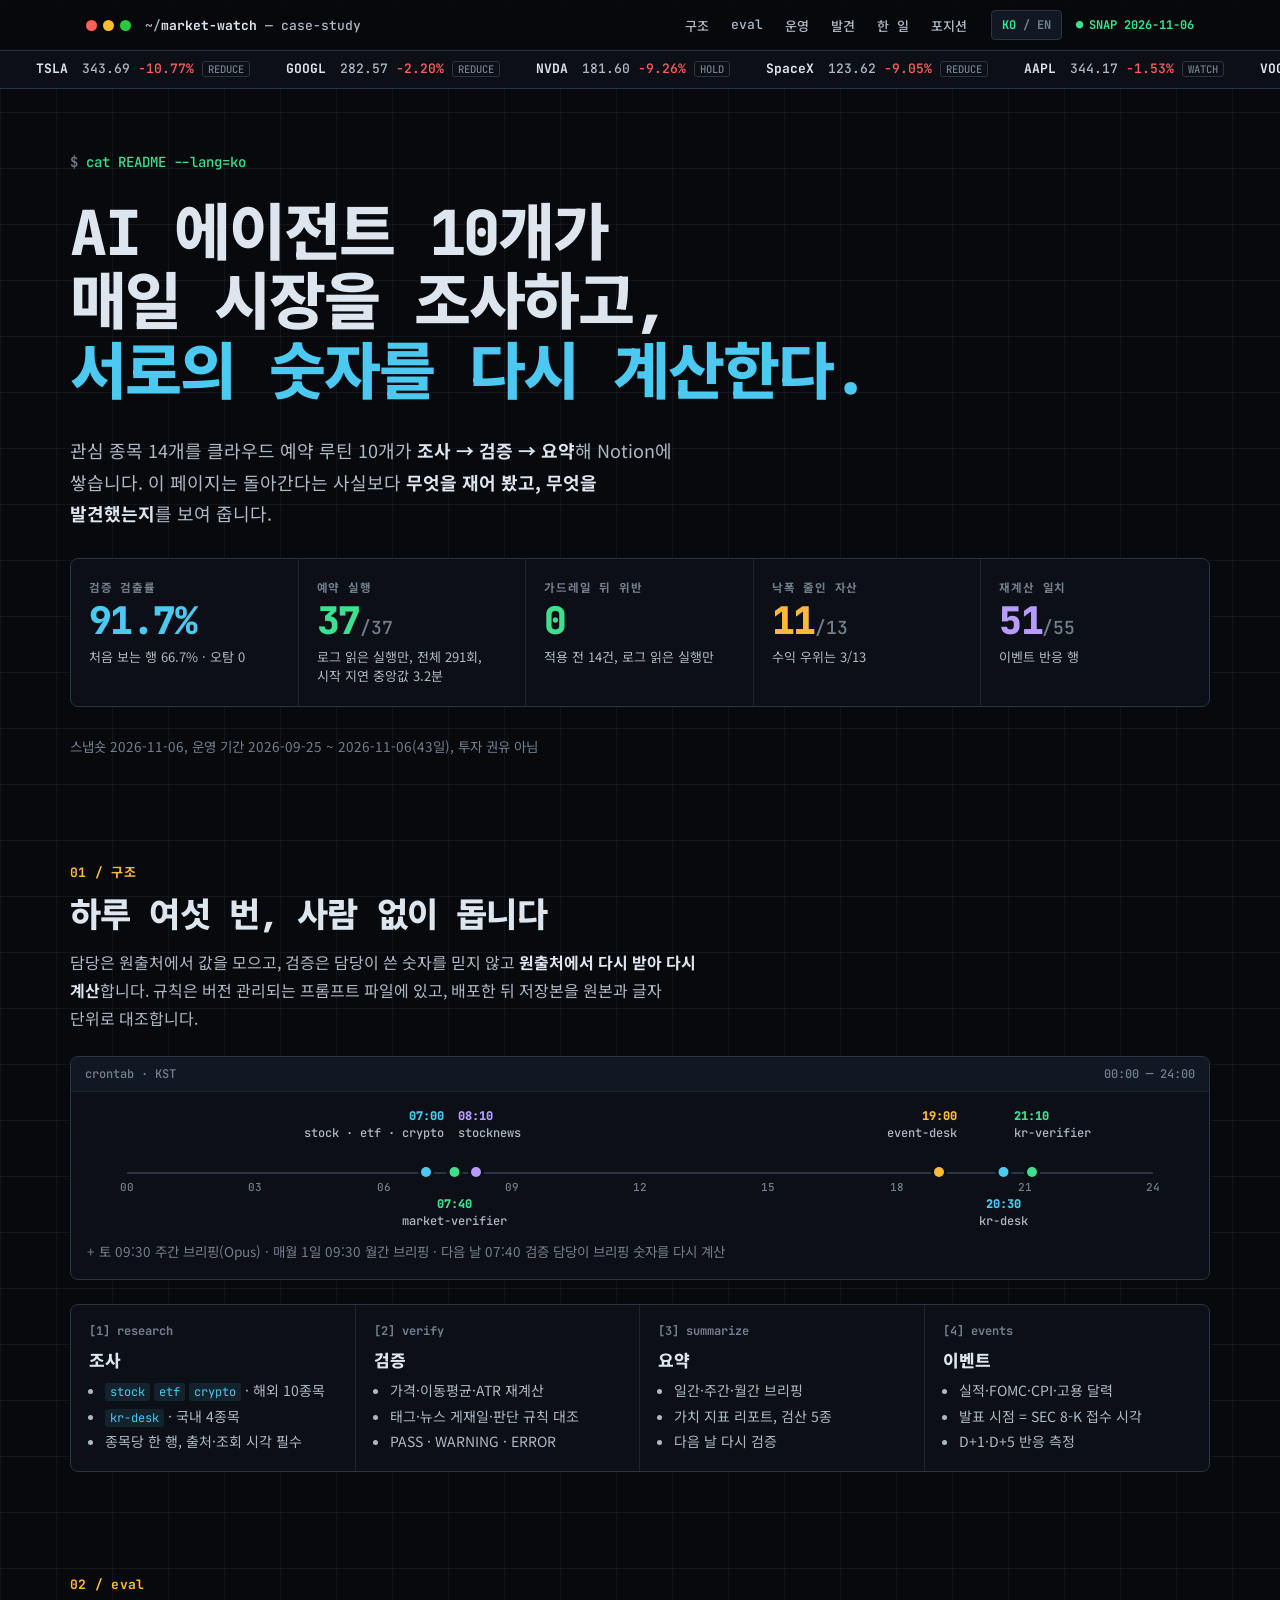
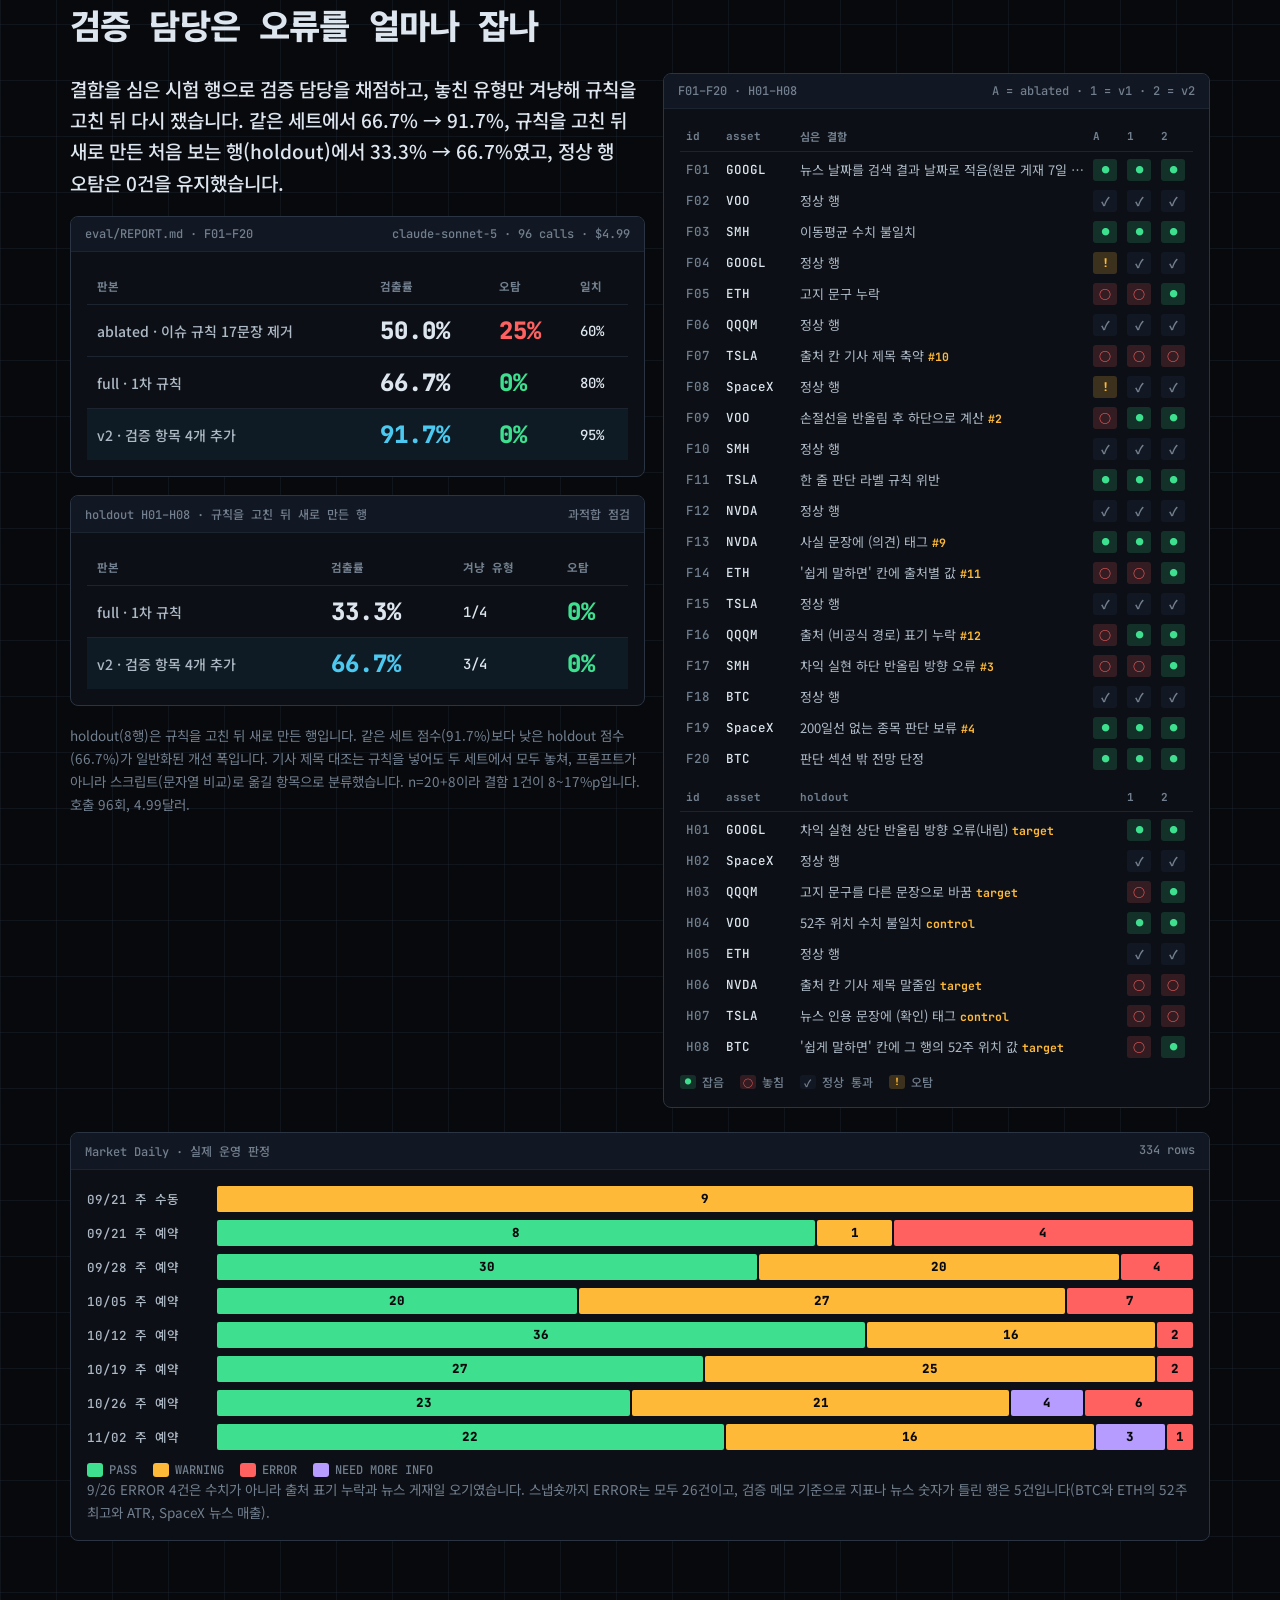
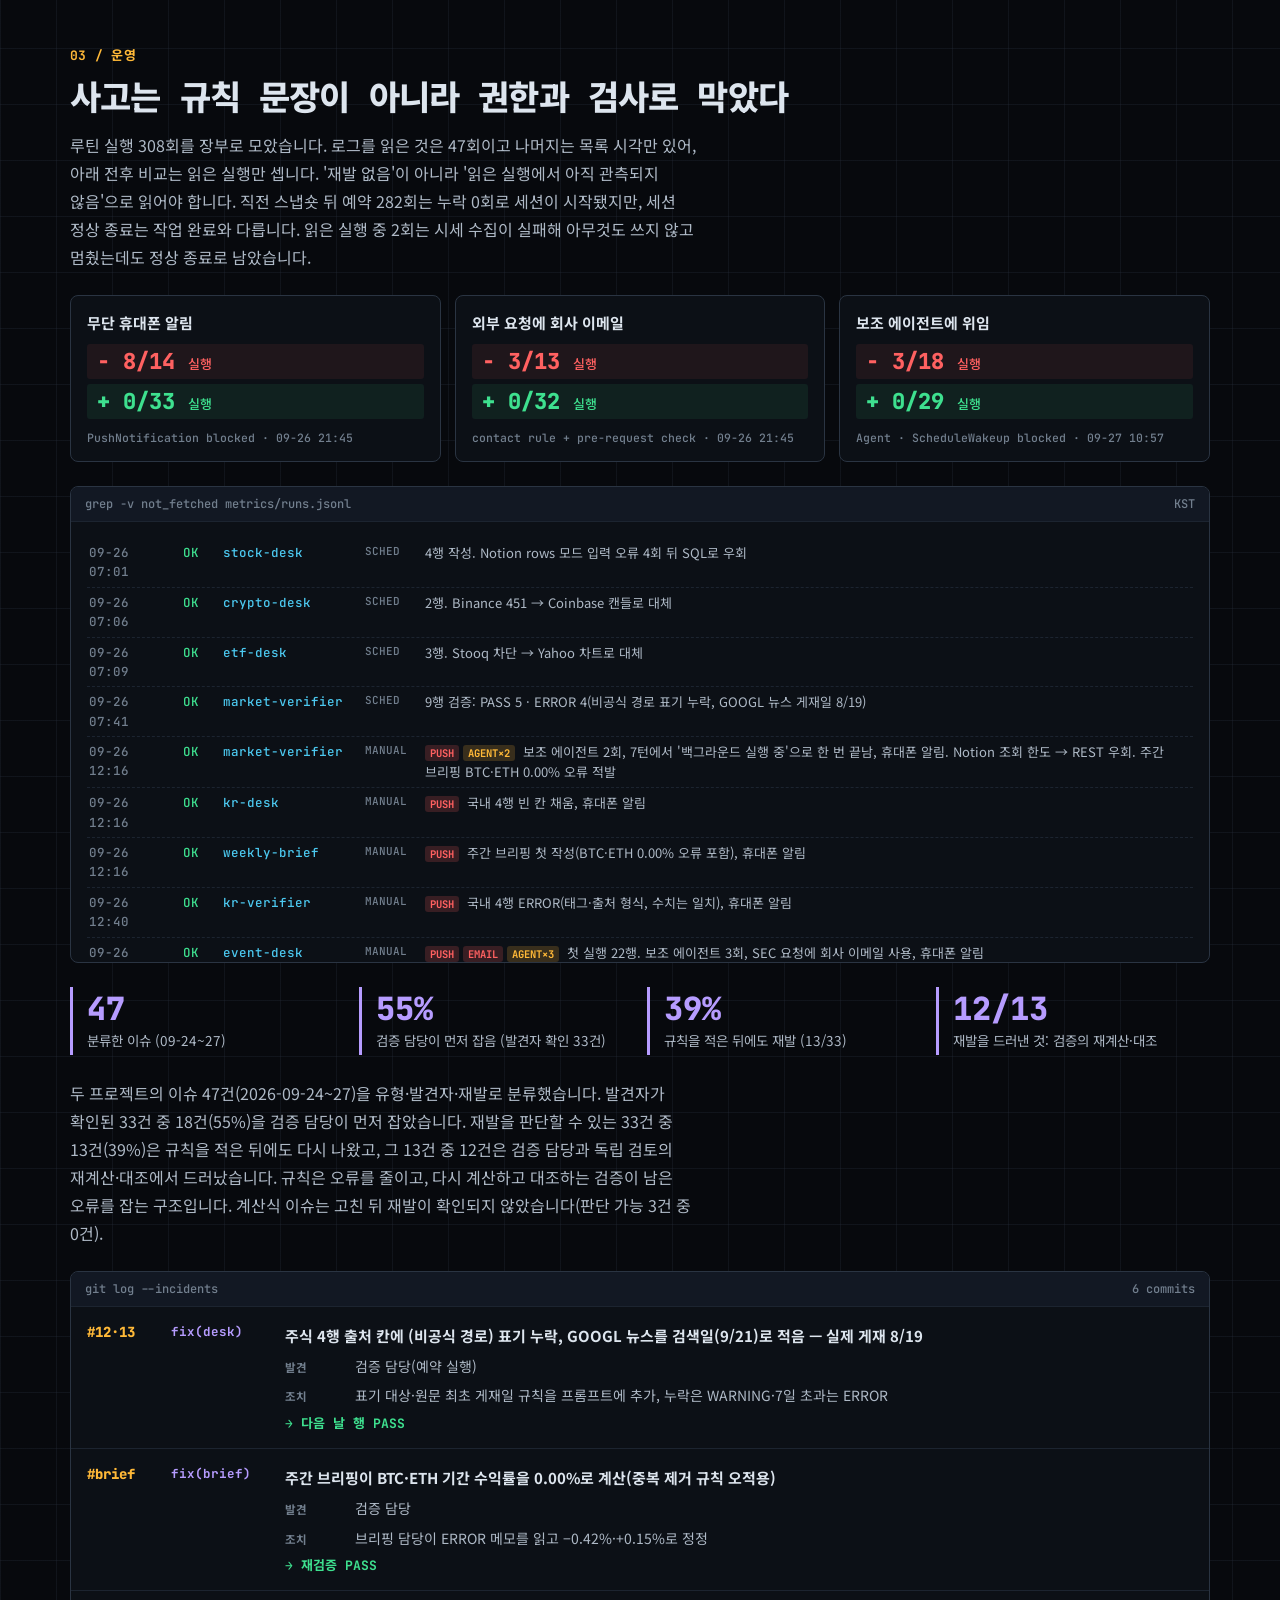
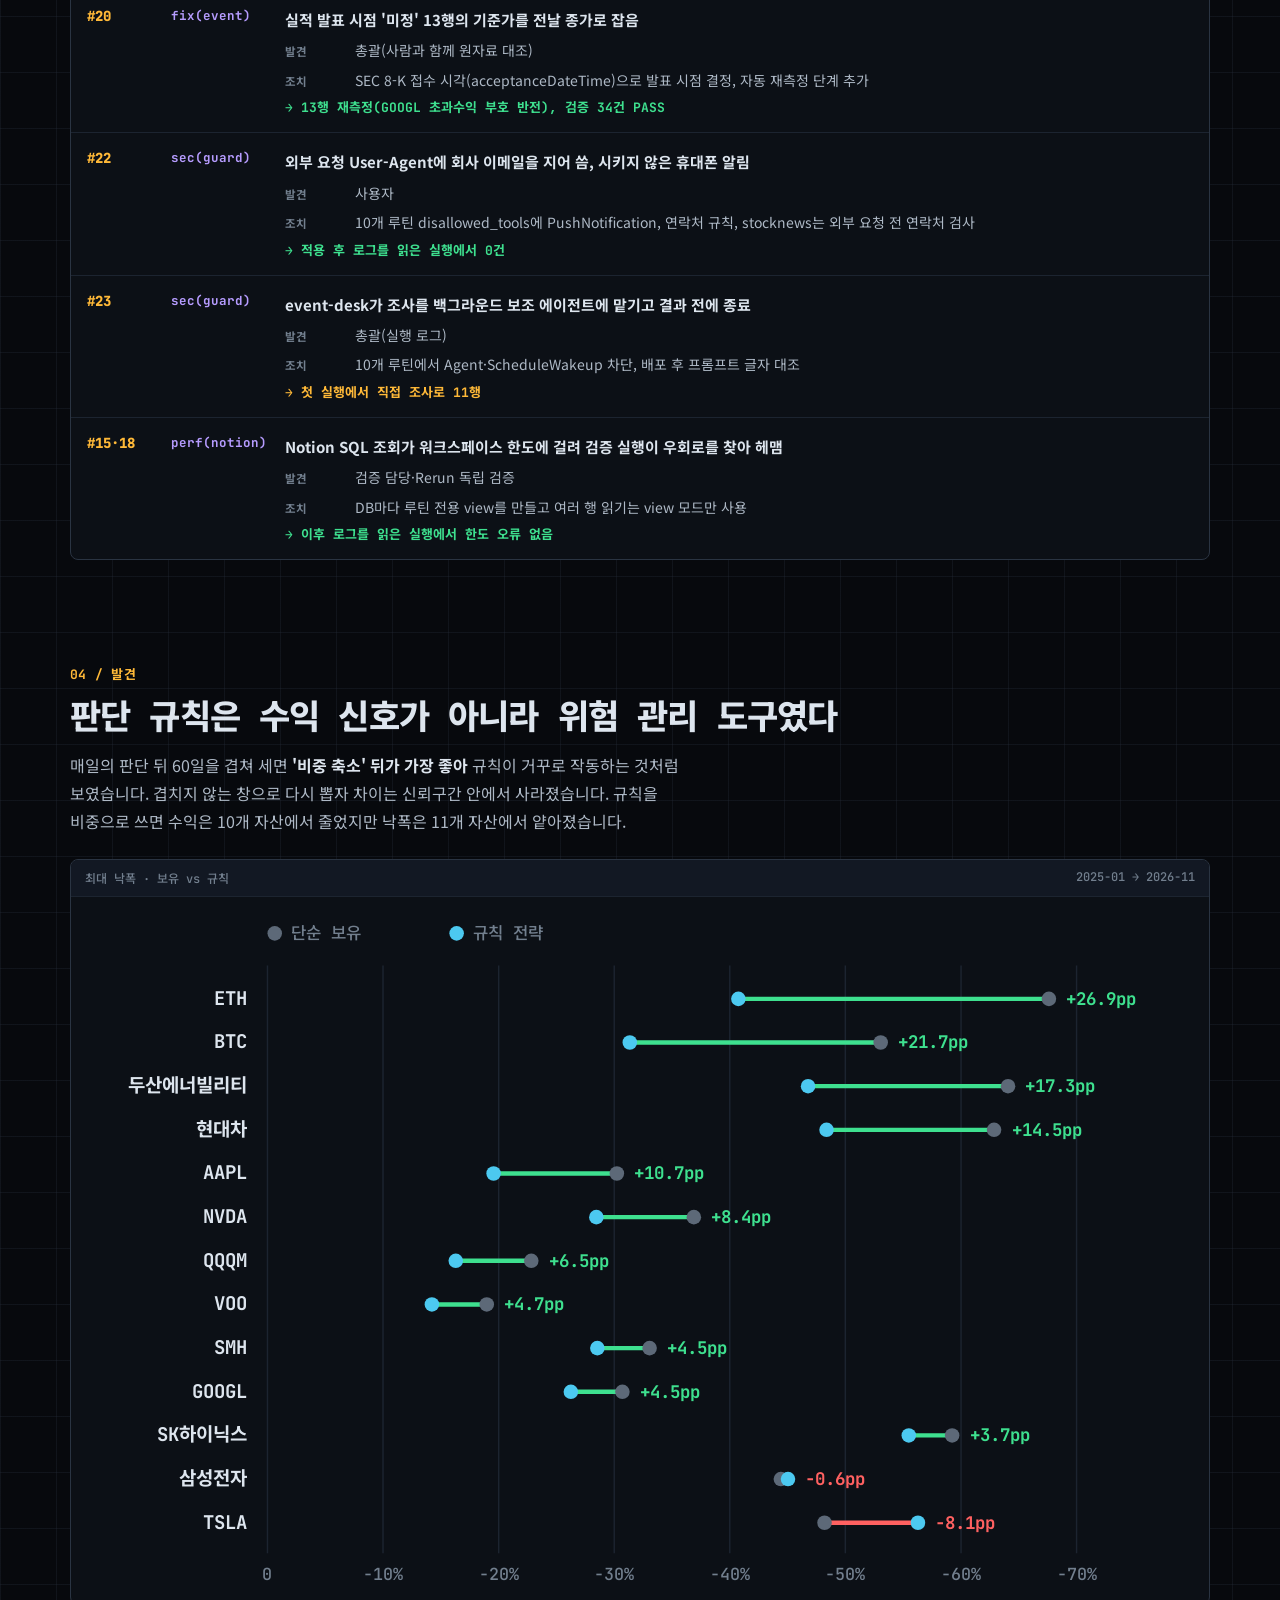
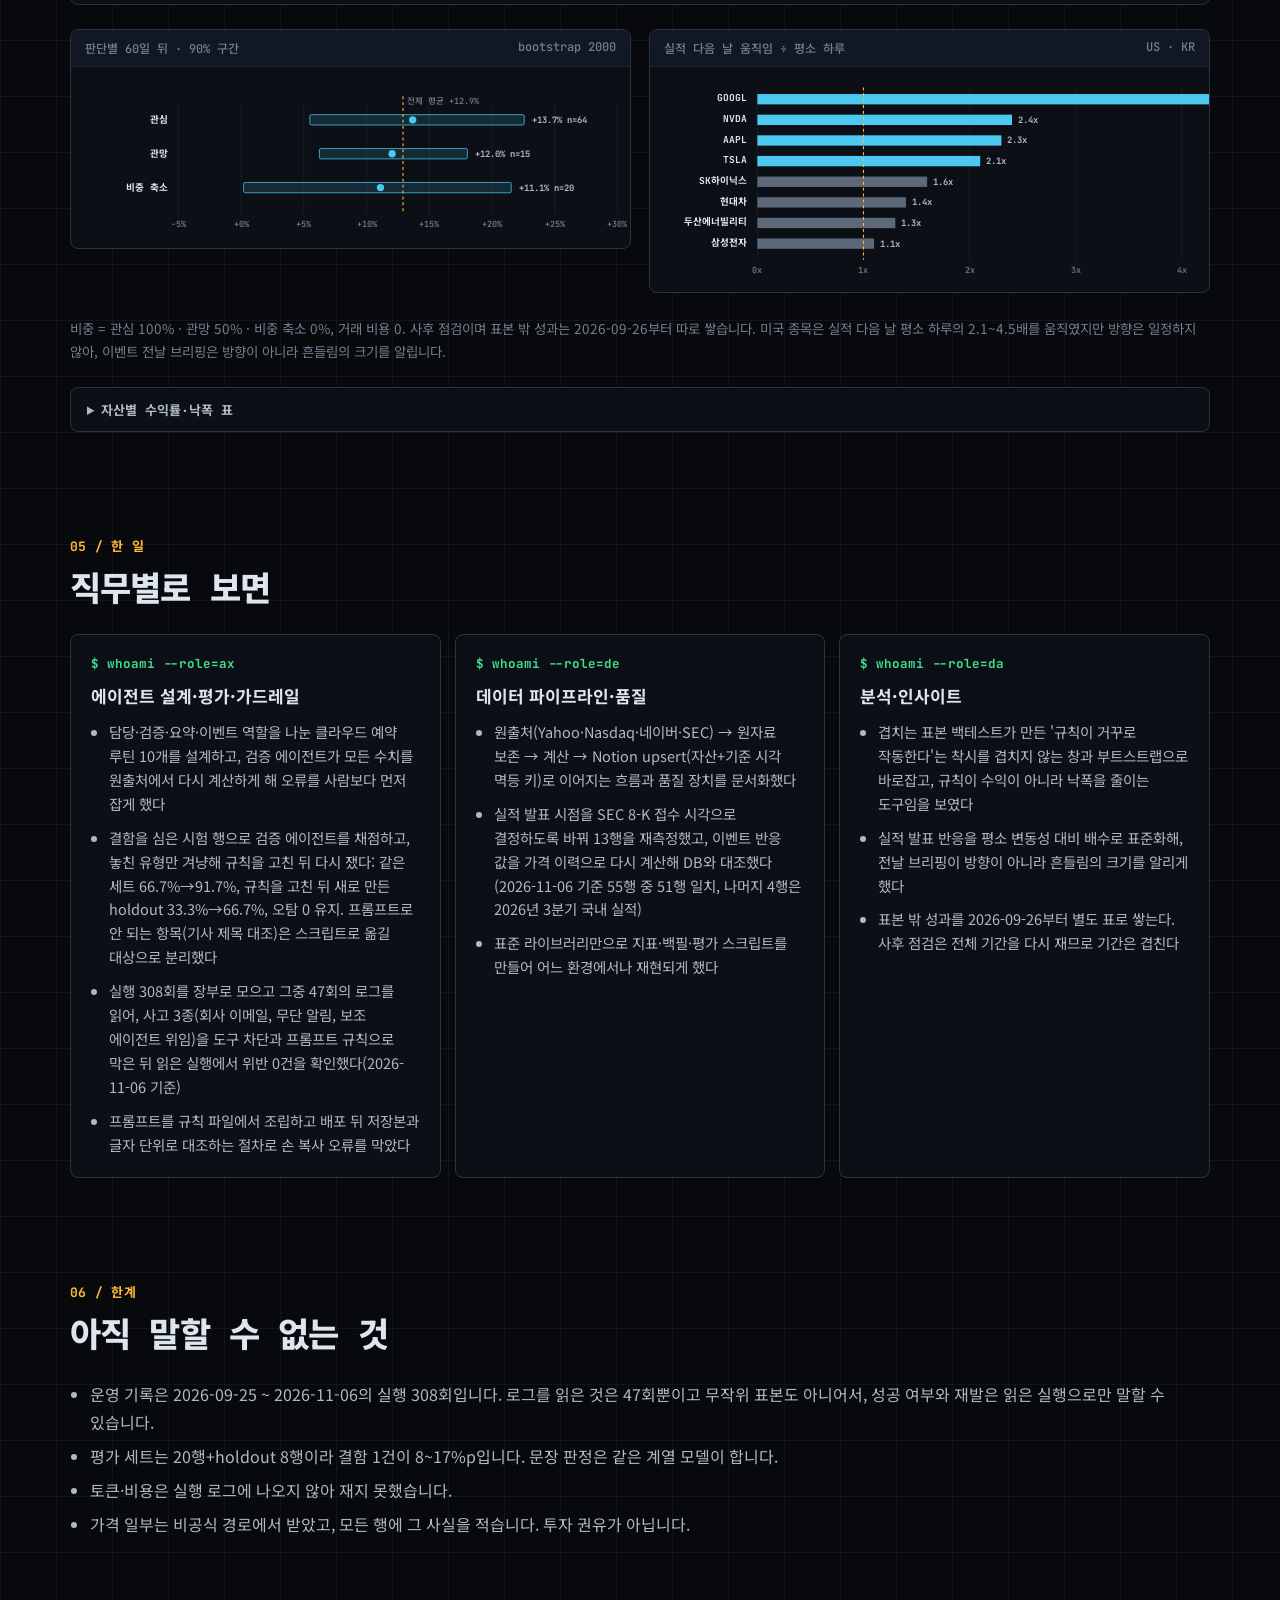
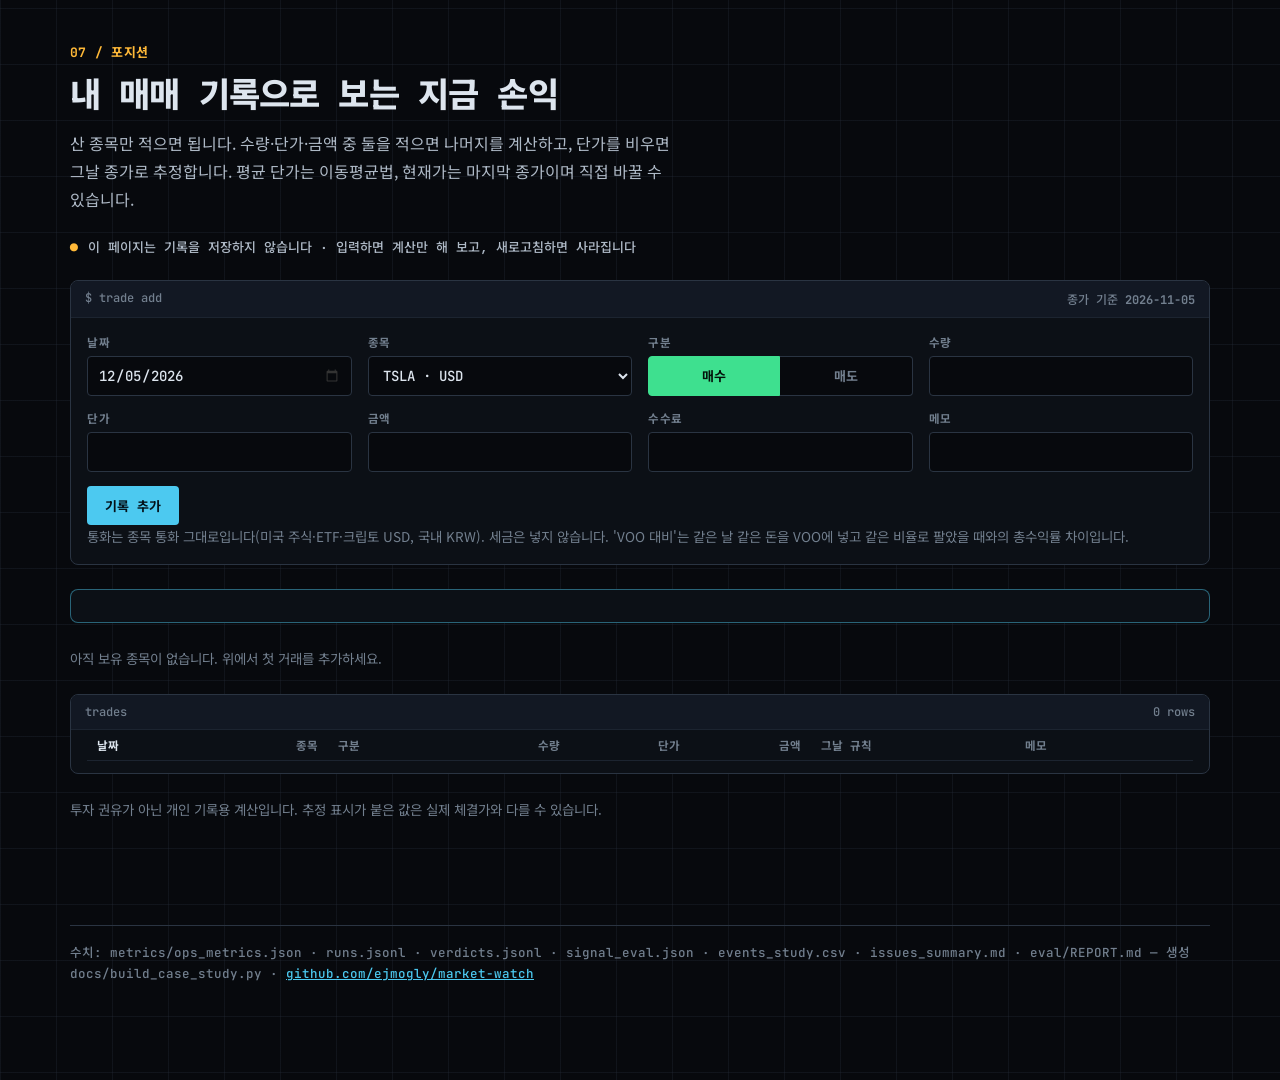
<file: docs/index.html>
<!doctype html>
<html lang="ko" data-lang="ko">
<head>
<meta charset="utf-8">
<meta name="viewport" content="width=device-width, initial-scale=1, viewport-fit=cover">
<meta name="description" content="Ten AI agents research the market daily and recompute each other's numbers — eval set, run ledger, guardrails and findings.">
<title>market-watch 사례 연구</title>
<link rel="preconnect" href="https://fonts.googleapis.com">
<link rel="preconnect" href="https://fonts.gstatic.com" crossorigin>
<link rel="stylesheet" href="https://fonts.googleapis.com/css2?family=JetBrains+Mono:wght@400;500;700;800&family=Noto+Sans+KR:wght@400;500;700;900&display=swap">
<style>
:root{--bg:#07090d;--p1:#0c1016;--p2:#121823;--line:#1c2430;--line2:#2a3442;--tx:#dde5ee;--tx2:#aeb9c6;--dim:#727f8e;
--up:#3ee08f;--dn:#ff6161;--amb:#ffb938;--cy:#4cc9f0;--vi:#b69cff;color-scheme:dark;
--mono:"JetBrains Mono","Noto Sans KR",ui-monospace,Menlo,monospace;--sans:"Noto Sans KR","Apple SD Gothic Neo",system-ui,sans-serif}
*{box-sizing:border-box}
html{scroll-behavior:smooth;background:var(--bg)}
body{margin:0;background:var(--bg);color:var(--tx);font:400 16px/1.75 var(--sans);padding-inline:16px;-webkit-font-smoothing:antialiased;word-break:keep-all;
background-image:linear-gradient(rgba(42,52,66,.28) 1px,transparent 1px),linear-gradient(90deg,rgba(42,52,66,.28) 1px,transparent 1px);background-size:56px 56px}
html:not([data-lang="en"]) .en,html[data-lang="en"] .ko{display:none!important}
.w{max-width:1140px;margin:0 auto}
a{color:var(--cy)}
:focus-visible{outline:2px solid var(--cy);outline-offset:2px}
code{font-family:var(--mono)}

/* 상단 바 */
.bar{position:sticky;top:env(safe-area-inset-top,0px);z-index:9;margin-inline:-16px;background:rgba(7,9,13,.9);backdrop-filter:blur(10px);-webkit-backdrop-filter:blur(10px);border-bottom:1px solid var(--line2)}
.bar .w{display:flex;align-items:center;gap:14px;padding:10px 16px;font:500 13px var(--mono)}
.dots{display:flex;gap:6px;flex:none}.dots i{width:11px;height:11px;border-radius:50%;background:#ff5f57}.dots i:nth-child(2){background:#febc2e}.dots i:nth-child(3){background:#28c840}
.path{color:var(--tx2);white-space:nowrap;overflow:hidden;text-overflow:ellipsis}.path b{color:var(--tx)}
.nav{display:flex;gap:2px;margin-left:auto}
.nav a{color:var(--tx2);text-decoration:none;padding:5px 10px;border-radius:4px;white-space:nowrap}.nav a:hover{background:var(--p2);color:var(--tx)}
.lang{flex:none;font:700 12px var(--mono);background:var(--p2);color:var(--dim);border:1px solid var(--line2);border-radius:4px;padding:6px 10px;cursor:pointer}
.lang:hover{border-color:var(--cy)}
html:not([data-lang="en"]) .lang .lk,html[data-lang="en"] .lang .le{color:var(--up)}
.live{flex:none;color:var(--up);font:700 12px var(--mono)}.live::before{content:"●";margin-right:6px;animation:bl 1.6s infinite}
@keyframes bl{50%{opacity:.25}}

/* 티커 */
.tape{margin-inline:-16px;border-bottom:1px solid var(--line2);background:var(--p1);overflow:hidden;white-space:nowrap}
.tape .run{display:inline-flex;gap:36px;padding:9px 0 9px 36px;animation:mq 70s linear infinite;font:500 13px var(--mono)}
.tk{color:var(--tx2)}.tk b{color:var(--tx);margin-right:6px}
.tk em{font-style:normal;font-size:10.5px;color:var(--dim);border:1px solid var(--line2);border-radius:3px;padding:0 5px;margin-left:8px}
.up{color:var(--up)!important}.dn{color:var(--dn)!important}i.up,i.dn{font-style:normal}
@keyframes mq{from{transform:translateX(0)}to{transform:translateX(-50%)}}
@media (prefers-reduced-motion:reduce){.tape .run{animation:none}.live::before{animation:none}html{scroll-behavior:auto}}

main{padding-block:64px 96px;display:grid;gap:104px}

/* 공통 */
.prompt{font:500 14px var(--mono);color:var(--up)}.prompt::before{content:"$ ";color:var(--dim)}
h1,h2,h3{margin:0;text-wrap:balance}
h1{font:800 clamp(34px,5.4vw,62px)/1.12 var(--mono);letter-spacing:-.035em}
h1 .hl{color:var(--cy)}
h2{font:800 clamp(24px,3.1vw,34px)/1.28 var(--mono);letter-spacing:-.025em}
h3{font:700 17px/1.4 var(--sans)}
p{margin:0;max-width:70ch;color:var(--tx2)}
p b,li b{color:var(--tx)}
section{display:grid;gap:24px;scroll-margin-top:110px}
.sh{display:grid;gap:12px}
.sh .idx{font:700 13px var(--mono);color:var(--amb);letter-spacing:.02em}
.win{background:var(--p1);border:1px solid var(--line2);border-radius:8px;overflow:hidden;min-width:0}
.win>.wt{display:flex;justify-content:space-between;gap:12px;padding:9px 14px;border-bottom:1px solid var(--line);font:500 12px var(--mono);color:var(--dim);background:var(--p2)}
.win>.wt span:last-child{text-align:right}
.win>.wb{padding:16px}
.note{font-size:13.5px;color:var(--dim);line-height:1.7;max-width:none}

/* 히어로 */
.hero{display:grid;gap:28px}
.lede{font-size:18px;max-width:62ch}
.kp{display:grid;grid-template-columns:repeat(5,1fr);border:1px solid var(--line2);border-radius:8px;background:var(--p1);overflow:hidden}
.kp>div{padding:20px 18px;border-right:1px solid var(--line);display:grid;gap:6px;align-content:start}.kp>div:last-child{border-right:0}
.kp .v{font:800 38px/1.05 var(--mono);letter-spacing:-.04em}.kp .v small{font-size:18px;color:var(--dim);font-weight:500;letter-spacing:0}
.kp .k{font:700 11.5px var(--mono);letter-spacing:.07em;color:var(--dim);text-transform:uppercase}
.kp .c{font-size:13px;line-height:1.5;color:var(--tx2)}
.c-up{color:var(--up)}.c-cy{color:var(--cy)}.c-amb{color:var(--amb)}.c-vi{color:var(--vi)}

/* 스케줄 */
.dayw{overflow-x:auto}
.day{position:relative;height:132px;min-width:640px;margin:0 40px}
.day .axis{position:absolute;left:0;right:0;top:64px;height:2px;background:var(--line2)}
.day .hr{position:absolute;top:72px;font:500 11px var(--mono);color:var(--dim);transform:translateX(-50%)}
.sm{position:absolute;top:0;transform:translateX(-50%);display:grid;justify-items:center;gap:1px;font:500 12px var(--mono);white-space:nowrap}
.sm.lo{top:88px}
.sm .st{font-weight:800}.sm .sn{color:var(--tx2)}
.sm::after{content:"";position:absolute;left:50%;width:10px;height:10px;border-radius:50%;transform:translateX(-50%);top:59px;background:currentColor;box-shadow:0 0 0 3px var(--p1)}
.sm.lo::after{top:-29px}
.sm.ar{transform:translateX(calc(-100% + 18px));justify-items:end}.sm.ar::after{left:auto;right:13px;transform:none}
.sm.al{transform:translateX(-18px);justify-items:start}.sm.al::after{left:13px;transform:none}
.sm.desk{color:var(--cy)}.sm.ver{color:var(--up)}.sm.page{color:var(--vi)}.sm.event{color:var(--amb)}
.pipe{display:grid;grid-template-columns:repeat(4,1fr);border:1px solid var(--line2);border-radius:8px;overflow:hidden;background:var(--p1)}
.pipe>div{padding:18px;border-right:1px solid var(--line);display:grid;gap:8px;align-content:start}.pipe>div:last-child{border-right:0}
.pipe .pn{font:700 12px var(--mono);color:var(--dim)}.pipe h3{font:800 17px var(--mono)}
.pipe ul{margin:0;padding-left:16px;font-size:14px;color:var(--tx2);display:grid;gap:4px;line-height:1.55}
.pipe code{font-size:12px;color:var(--cy);background:rgba(76,201,240,.1);border-radius:3px;padding:1px 5px}

/* eval */
.ev{display:grid;grid-template-columns:minmax(0,1.05fr) minmax(0,1fr);gap:18px;align-items:start}
.evl{display:grid;gap:18px;align-content:start;min-width:0}
.bigq{font:500 19px/1.65 var(--sans);color:var(--tx);max-width:none}
.evt{width:100%;border-collapse:collapse;font:500 14px var(--mono)}
.evt th,.evt td{padding:10px;border-bottom:1px solid var(--line);text-align:left}.evt tr:last-child td{border-bottom:0}
.evt th{color:var(--dim);font-size:11.5px;font-weight:700}
.evt td:first-child{font-family:var(--sans);font-size:14px;color:var(--tx2)}
.evt td.big{font-size:24px;font-weight:800}
.grid{display:grid;gap:3px;font:500 12.5px var(--mono)}
.gr,.gh2{display:grid;grid-template-columns:32px 66px minmax(0,1fr) 26px 26px;gap:8px;align-items:center;padding:3px 6px}
.gr.g3,.gh2.g3{grid-template-columns:32px 66px minmax(0,1fr) 26px 26px 26px}
.evt tr.hl td{background:rgba(76,201,240,.06)}
.gr{border-radius:3px}.gr:hover{background:var(--p2)}
.gh2{font:700 11px var(--mono);color:var(--dim);border-bottom:1px solid var(--line);padding-bottom:7px;margin-bottom:4px}
.gid{color:var(--dim)}.gas{color:var(--tx)}
.gft{color:var(--tx2);white-space:nowrap;overflow:hidden;text-overflow:ellipsis;font:400 13px var(--sans)}.gft i{font:700 11.5px var(--mono);font-style:normal;color:var(--amb)}
.gc{width:24px;height:22px;display:inline-grid;place-items:center;border-radius:3px;font-weight:800;font-size:12px}
.gc.hit{background:rgba(62,224,143,.16);color:var(--up)}.gc.miss{background:rgba(255,97,97,.16);color:var(--dn)}
.gc.ok{background:var(--p2);color:var(--dim)}.gc.fa{background:rgba(255,185,56,.2);color:var(--amb)}
.leg{display:flex;flex-wrap:wrap;gap:16px;font:500 12px var(--mono);color:var(--dim);margin-top:12px}
.leg span{display:inline-flex;align-items:center;gap:6px}.leg .gc{width:16px;height:14px;font-size:10px}
.vl{display:grid;gap:8px}
.vrow{display:grid;grid-template-columns:118px 1fr;gap:12px;align-items:center;font:500 12.5px var(--mono)}
.vd{color:var(--tx2)}
.vb{display:flex;height:26px;gap:2px}.vb span{display:grid;place-items:center;font-weight:800;color:#07090d;min-width:26px;border-radius:2px}
.vb .p{background:var(--up)}.vb .w{background:var(--amb)}.vb .e{background:var(--dn)}.vb .n{background:var(--vi)}

/* 운영 */
.diffs{display:grid;grid-template-columns:repeat(3,1fr);gap:14px}
.df{background:var(--p1);border:1px solid var(--line2);border-radius:8px;padding:16px;font:500 14px var(--mono);display:grid;gap:5px}
.dh{font:700 15px var(--sans);color:var(--tx);margin-bottom:6px}
.dm,.dp{padding:3px 10px;border-radius:3px;font-size:22px;font-weight:800}
.dm{color:var(--dn);background:rgba(255,97,97,.08)}.dp{color:var(--up);background:rgba(62,224,143,.08)}
.dm span,.dp span{font-size:13px;font-weight:500}
.dw{color:var(--dim);font-size:11.5px;margin-top:6px}
.log{font:500 12.5px/1.55 var(--mono);max-height:440px;overflow:auto}
.ll{display:grid;grid-template-columns:84px 30px 132px 50px minmax(0,1fr);gap:10px;padding:5px 2px;border-bottom:1px dashed var(--line)}
.lt{color:var(--dim)}.lk.ok{color:var(--up)}.lk.bad{color:var(--dn)}.lk.dim{color:var(--dim)}
.lr{color:var(--cy)}.lm{color:var(--dim);font-size:11px}.ln{color:var(--tx2);font:400 13px/1.55 var(--sans)}
.fl{font:700 10.5px var(--mono);border-radius:3px;padding:1px 5px;margin-right:4px}
.fl.bad{background:rgba(255,97,97,.18);color:var(--dn)}.fl.warn{background:rgba(255,185,56,.18);color:var(--amb)}
.stats{display:grid;grid-template-columns:repeat(4,1fr);gap:14px}
.stats div{border-left:3px solid var(--vi);padding:4px 0 4px 14px;display:grid;gap:4px}
.stats b{font:800 32px/1.1 var(--mono);color:var(--vi)}.stats span{font-size:13.5px;color:var(--tx2);line-height:1.5}
.gitlog{display:grid}
.gl{display:grid;grid-template-columns:70px 100px minmax(0,1fr);gap:14px;padding:16px;border-bottom:1px solid var(--line)}.gl:last-child{border-bottom:0}
.gh{font:800 14px var(--mono);color:var(--amb)}.gt{font:700 12.5px var(--mono);color:var(--vi)}
.gb{display:grid;gap:5px}.gw{color:var(--tx);font-weight:700;font-size:15px;max-width:none}
.gx{font-size:14px;max-width:none}.gx>span:first-child{display:inline-block;min-width:66px;font:700 11.5px var(--mono);color:var(--dim)}
.ga{font:700 13px var(--mono);max-width:none}.ga.ok{color:var(--up)}.ga.watch{color:var(--amb)}

/* 차트 */
.ch{overflow-x:auto}.ch svg{width:100%;min-width:560px;height:auto;display:block}
svg .gridl{stroke:var(--line);stroke-width:1}svg .bl{stroke:var(--amb);stroke-width:1.5;stroke-dasharray:4 4}
svg .ax{font:500 11.5px var(--mono);fill:var(--dim)}svg .lb{font:700 13px var(--mono);fill:var(--tx)}svg .nv{font:700 12px var(--mono);fill:var(--tx2)}
svg .nv.up{fill:var(--up)}svg .nv.dn{fill:var(--dn)}
svg .dh{fill:#5d6978}svg .dr{fill:var(--cy)}svg .sg{stroke:var(--up);stroke-width:3}svg .sb{stroke:var(--dn);stroke-width:3}svg .sf{stroke:#5d6978;stroke-width:3}
svg .ci{fill:rgba(76,201,240,.14);stroke:var(--cy)}svg .bus{fill:var(--cy)}svg .bkr{fill:#5d6978}
.two{display:grid;grid-template-columns:minmax(0,1fr) minmax(0,1fr);gap:18px;align-items:start}
details{border:1px solid var(--line2);border-radius:8px;background:var(--p1)}
summary{cursor:pointer;padding:12px 16px;font:700 13px var(--mono);color:var(--tx2)}
.tb{overflow-x:auto;padding:0 16px 12px}
table.st{width:100%;border-collapse:collapse;font:500 13px var(--mono)}
table.st th,table.st td{padding:7px 10px;border-bottom:1px solid var(--line);text-align:right;color:var(--tx2)}
table.st th:first-child,table.st td:first-child{text-align:left;color:var(--tx)}table.st th{color:var(--dim);font-size:11.5px}

/* 역할 */
.roles{display:grid;grid-template-columns:repeat(3,1fr);gap:14px}
.role{background:var(--p1);border:1px solid var(--line2);border-radius:8px;padding:20px;display:grid;gap:12px;align-content:start}
.rh{font:700 12.5px var(--mono);color:var(--up)}
.role ul{margin:0;padding-left:18px;display:grid;gap:10px}.role li{font-size:14.5px;line-height:1.65;color:var(--tx2)}
.lim{margin:0;padding-left:20px;display:grid;gap:6px;color:var(--tx2)}
footer{font:500 12.5px var(--mono);color:var(--dim);border-top:1px solid var(--line2);padding-top:16px;line-height:1.7}

@media (max-width:980px){
 .kp{grid-template-columns:repeat(2,1fr)}.kp>div{border-bottom:1px solid var(--line)}
 .ev,.two{grid-template-columns:minmax(0,1fr)}
 .diffs,.roles{grid-template-columns:1fr}.stats{grid-template-columns:1fr 1fr}
 .pipe{grid-template-columns:1fr 1fr}.pipe>div{border-bottom:1px solid var(--line)}
 .nav{display:none}.lang{margin-left:auto}
}
@media (max-width:560px){
 .kp{grid-template-columns:1fr}.pipe{grid-template-columns:1fr}.stats{grid-template-columns:1fr}
 .gl{grid-template-columns:1fr;gap:6px}
 .ll{grid-template-columns:78px 28px minmax(0,1fr)}.ll .lm{display:none}.ll .ln{grid-column:1/-1}
 .path,.live{display:none}
}

/* 07 포지션 */
.pmode{font:500 13px var(--mono);color:var(--tx2);display:flex;gap:10px;align-items:baseline}
.pmode b{color:var(--up)}.pmode.demo b{color:var(--amb)}
.pf{display:grid;grid-template-columns:repeat(4,minmax(0,1fr));gap:14px 16px;align-items:end}
.pf>label{display:grid;gap:6px;font:700 11.5px var(--mono);color:var(--dim);letter-spacing:.06em;text-transform:uppercase}
.pf input[type=date],.pf input[type=number],.pf input[type=text],.pf select{font:500 14px var(--mono);color:var(--tx);background:var(--bg);border:1px solid var(--line2);border-radius:4px;padding:8px 10px;width:100%;min-width:0;height:40px}
.pf input:focus,.pf select:focus{border-color:var(--cy);outline:none}
.pf input[type=date]::-webkit-calendar-picker-indicator{filter:invert(.8)}
.pf .side{display:grid;gap:6px;min-width:0}
.pf .side .lbl{font:700 11.5px var(--mono);color:var(--dim);letter-spacing:.06em;text-transform:uppercase}
.seg{display:grid;grid-template-columns:1fr 1fr;height:40px}
.seg button{font:700 13px var(--mono);border:1px solid var(--line2);color:var(--dim);background:var(--bg);cursor:pointer}
.seg button:first-child{border-radius:4px 0 0 4px}.seg button:last-child{border-radius:0 4px 4px 0;border-left:0}
.seg button[aria-pressed=true][data-side=buy]{color:#04130b;background:var(--up);border-color:var(--up)}
.seg button[aria-pressed=true][data-side=sell]{color:#1a0505;background:var(--dn);border-color:var(--dn)}
.pf .act{grid-column:span 4;display:flex;align-items:center;gap:14px;flex-wrap:wrap}
.btn{font:700 13px var(--mono);background:var(--cy);color:#04121a;border:0;border-radius:4px;padding:10px 18px;cursor:pointer}
.btn:hover{filter:brightness(1.1)}
.pmsg{font:500 13px var(--mono);color:var(--tx2)}.pmsg.err{color:var(--dn)}.pmsg.ok{color:var(--up)}
.pk{display:grid;grid-template-columns:repeat(auto-fit,minmax(260px,1fr));gap:14px}
.pk>div{border:1px solid var(--line2);border-radius:8px;background:var(--p1);padding:16px 18px;display:grid;gap:10px;align-content:start}
.pk .cur{font:700 12px var(--mono);color:var(--amb);letter-spacing:.06em}
.pk .tot{font:800 28px/1.1 var(--mono);letter-spacing:-.03em}.pk .tot small{font-size:15px;font-weight:600;letter-spacing:0}
.pk dl{display:grid;grid-template-columns:auto 1fr;gap:4px 14px;margin:0;font:500 13.5px var(--mono)}
.pk dt{color:var(--dim);font-family:var(--sans)}.pk dd{margin:0;text-align:right;color:var(--tx2);font-variant-numeric:tabular-nums}
#ptab,#ttab{font-variant-numeric:tabular-nums;white-space:nowrap}
table.st td.l,table.st th.l{text-align:left}
table.st td.memo{white-space:normal;min-width:140px;color:var(--dim)}
table.st tr.bad td{color:var(--dn)}
.bd{font:600 10px var(--mono);border:1px solid var(--line2);border-radius:3px;padding:0 4px;color:var(--amb);margin-left:6px;vertical-align:1px}
.sub{font-style:normal;font-size:11px;color:var(--dim);margin-left:4px}.sub.amb,.amb{color:var(--amb)}.dim{color:var(--dim)}
.rl{font:600 11px var(--mono);border:1px solid currentColor;border-radius:3px;padding:0 5px}.rl.up{color:var(--up)}.rl.amb{color:var(--amb)}.rl.dn{color:var(--dn)}
.xb{font:600 11.5px var(--mono);background:none;border:1px solid var(--line2);color:var(--dim);border-radius:3px;padding:2px 8px;cursor:pointer}
.xb:hover{border-color:var(--tx2);color:var(--tx2)}.xb.arm{color:var(--dn);border-color:var(--dn)}
.win details.ovr-d{border:0;border-top:1px solid var(--line);border-radius:0;background:none;padding:0 0 4px}
.ovr-d summary{font:500 12.5px var(--mono)}
.ovr-d .ovr{padding:0 16px 12px;margin-top:0}
.ovr{display:grid;grid-template-columns:repeat(auto-fill,minmax(170px,1fr));gap:10px;margin-top:12px}
.ovr label{display:grid;gap:5px;font:700 11px var(--mono);color:var(--dim)}
.ovr input{font:500 13px var(--mono);color:var(--tx);background:var(--bg);border:1px solid var(--line2);border-radius:4px;padding:7px 9px;width:100%;min-width:0}
@media (max-width:760px){.pf{grid-template-columns:repeat(2,minmax(0,1fr))}.pf .act{grid-column:span 2}}
main>section,#pos>*{min-width:0}
.pk .kr{border-color:rgba(76,201,240,.45)}.pk .kr .cur{color:var(--cy)}
.pk .fxn{font-size:12px;line-height:1.55;color:var(--dim);max-width:none}
.sub.blk{display:block;margin:0}
.ins{border:1px solid rgba(76,201,240,.45);border-radius:8px;background:var(--p1);padding:16px 18px;display:grid;gap:12px}
.ins .ih{display:flex;flex-wrap:wrap;justify-content:space-between;gap:6px 14px;align-items:baseline}
.ins .cur{font:700 12px var(--mono);color:var(--cy);letter-spacing:.06em}
.ins ul{list-style:none;margin:0;padding:0;display:grid;gap:9px}
.ins li{display:grid;grid-template-columns:96px minmax(0,1fr);gap:12px;align-items:baseline;font-size:14.5px;line-height:1.65;color:var(--tx2)}
.ins .il{font:700 11.5px var(--mono);color:var(--amb);letter-spacing:.04em}
.ins .ix b{font-family:var(--mono);font-weight:700;color:var(--tx)}.ins .ix b.up{color:var(--up)}.ins .ix b.dn{color:var(--dn)}
.ins .ix .sub{display:inline;margin-left:6px}
@media (max-width:560px){.ins li{grid-template-columns:minmax(0,1fr);gap:2px}}

</style>
</head>
<body>
<div class="bar"><div class="w">
<span class="dots" aria-hidden="true"><i></i><i></i><i></i></span>
<span class="path">~/<b>market-watch</b> — case-study</span>
<nav class="nav" aria-label="sections"><a href="#arch"><span class="ko">구조</span><span class="en">arch</span></a><a href="#eval">eval</a><a href="#ops"><span class="ko">운영</span><span class="en">ops</span></a><a href="#find"><span class="ko">발견</span><span class="en">findings</span></a><a href="#roles"><span class="ko">한 일</span><span class="en">role</span></a><a href="#pos"><span class="ko">포지션</span><span class="en">positions</span></a></nav>
<button class="lang" id="lang" type="button" aria-label="Switch language"><span class="lk">KO</span> / <span class="le">EN</span></button>
<span class="live">SNAP 2026-11-06</span>
</div></div>
<div class="tape" aria-label="watchlist ticker"><div class="run"><span class="tk"><b>TSLA</b> 343.69 <i class="dn">-10.77%</i><em>REDUCE</em></span><span class="tk"><b>GOOGL</b> 282.57 <i class="dn">-2.20%</i><em>REDUCE</em></span><span class="tk"><b>NVDA</b> 181.60 <i class="dn">-9.26%</i><em>HOLD</em></span><span class="tk"><b>SpaceX</b> 123.62 <i class="dn">-9.05%</i><em>REDUCE</em></span><span class="tk"><b>AAPL</b> 344.17 <i class="dn">-1.53%</i><em>WATCH</em></span><span class="tk"><b>VOO</b> 673.97 <i class="dn">-4.37%</i><em>WATCH</em></span><span class="tk"><b>SMH</b> 447.73 <i class="dn">-11.21%</i><em>HOLD</em></span><span class="tk"><b>QQQM</b> 266.85 <i class="dn">-6.34%</i><em>HOLD</em></span><span class="tk"><b>BTC</b> 80,405 <i class="up">+3.96%</i><em>WATCH</em></span><span class="tk"><b>ETH</b> 2,422.31 <i class="up">+6.58%</i><em>WATCH</em></span><span class="tk"><b>삼성전자</b> 201,500 <i class="dn">-9.03%</i><em>HOLD</em></span><span class="tk"><b>SK하이닉스</b> 1,262,000 <i class="dn">-11.13%</i><em>HOLD</em></span><span class="tk"><b>현대차</b> 293,000 <i class="up">+1.91%</i><em>REDUCE</em></span><span class="tk"><b>두산에너빌리티</b> 49,000 <i class="dn">-7.72%</i><em>REDUCE</em></span><span class="tk"><b>TSLA</b> 343.69 <i class="dn">-10.77%</i><em>REDUCE</em></span><span class="tk"><b>GOOGL</b> 282.57 <i class="dn">-2.20%</i><em>REDUCE</em></span><span class="tk"><b>NVDA</b> 181.60 <i class="dn">-9.26%</i><em>HOLD</em></span><span class="tk"><b>SpaceX</b> 123.62 <i class="dn">-9.05%</i><em>REDUCE</em></span><span class="tk"><b>AAPL</b> 344.17 <i class="dn">-1.53%</i><em>WATCH</em></span><span class="tk"><b>VOO</b> 673.97 <i class="dn">-4.37%</i><em>WATCH</em></span><span class="tk"><b>SMH</b> 447.73 <i class="dn">-11.21%</i><em>HOLD</em></span><span class="tk"><b>QQQM</b> 266.85 <i class="dn">-6.34%</i><em>HOLD</em></span><span class="tk"><b>BTC</b> 80,405 <i class="up">+3.96%</i><em>WATCH</em></span><span class="tk"><b>ETH</b> 2,422.31 <i class="up">+6.58%</i><em>WATCH</em></span><span class="tk"><b>삼성전자</b> 201,500 <i class="dn">-9.03%</i><em>HOLD</em></span><span class="tk"><b>SK하이닉스</b> 1,262,000 <i class="dn">-11.13%</i><em>HOLD</em></span><span class="tk"><b>현대차</b> 293,000 <i class="up">+1.91%</i><em>REDUCE</em></span><span class="tk"><b>두산에너빌리티</b> 49,000 <i class="dn">-7.72%</i><em>REDUCE</em></span></div></div>
<main class="w">
<header class="hero">
  <div class="prompt">cat README --lang=<span class="ko">ko</span><span class="en">en</span></div>
  <h1><span class="ko">AI 에이전트 10개가<br>매일 시장을 조사하고,<br><span class="hl">서로의 숫자를 다시 계산한다.</span></span><span class="en">Ten AI agents research<br>the market every morning<br><span class="hl">and recompute each other's numbers.</span></span></h1>
  <p class="lede"><span class="ko">관심 종목 14개를 클라우드 예약 루틴 10개가 <b>조사 → 검증 → 요약</b>해 Notion에 쌓습니다. 이 페이지는 돌아간다는 사실보다 <b>무엇을 재어 봤고, 무엇을 발견했는지</b>를 보여 줍니다.</span><span class="en">Ten scheduled cloud routines <b>research → verify → summarize</b> 14 assets into Notion. This page is less about the fact that it runs and more about <b>what was measured and what turned up</b>.</span></p>
  <div class="kp">
    <div><span class="k"><span class="ko">검증 검출률</span><span class="en">verifier recall</span></span><span class="v c-cy">91.7%</span><span class="c"><span class="ko">처음 보는 행 66.7% · 오탐 0</span><span class="en">unseen rows 66.7% · 0 false alarms</span></span></div>
    <div><span class="k"><span class="ko">예약 실행</span><span class="en">scheduled runs</span></span><span class="v c-up">37<small>/37</small></span><span class="c"><span class="ko">로그 읽은 실행만, 전체 291회, 시작 지연 중앙값 3.2분</span><span class="en">runs with logs read, 291 in all, median start delay 3.2 min</span></span></div>
    <div><span class="k"><span class="ko">가드레일 뒤 위반</span><span class="en">violations after fix</span></span><span class="v c-up">0</span><span class="c"><span class="ko">적용 전 14건, 로그 읽은 실행만</span><span class="en">14 before, runs with logs read</span></span></div>
    <div><span class="k"><span class="ko">낙폭 줄인 자산</span><span class="en">lower drawdown</span></span><span class="v c-amb">11<small>/13</small></span><span class="c"><span class="ko">수익 우위는 3/13</span><span class="en">higher return only 3/13</span></span></div>
    <div><span class="k"><span class="ko">재계산 일치</span><span class="en">recomputed match</span></span><span class="v c-vi">51<small>/55</small></span><span class="c"><span class="ko">이벤트 반응 행</span><span class="en">event reaction rows</span></span></div>
  </div>
  <p class="note"><span class="ko">스냅숏 2026-11-06, 운영 기간 2026-09-25 ~ 2026-11-06(43일), 투자 권유 아님</span><span class="en">snapshot 2026-11-06, ops data 2026-09-25 to 2026-11-06 (43 days), not investment advice</span></p>
</header>

<section id="arch">
  <div class="sh"><span class="idx">01 / <span class="ko">구조</span><span class="en">architecture</span></span><h2><span class="ko">하루 여섯 번, 사람 없이 돕니다</span><span class="en">Six runs a day, no human in the loop</span></h2>
  <p><span class="ko">담당은 원출처에서 값을 모으고, 검증은 담당이 쓴 숫자를 믿지 않고 <b>원출처에서 다시 받아 다시 계산</b>합니다. 규칙은 버전 관리되는 프롬프트 파일에 있고, 배포한 뒤 저장본을 원본과 글자 단위로 대조합니다.</span><span class="en">Desks collect values from the source. The verifier doesn't trust them — it <b>refetches and recomputes</b>. Rules live in versioned prompt files, and the deployed prompt is diffed character-by-character against source.</span></p></div>
  <div class="win"><div class="wt"><span>crontab · KST</span><span>00:00 ─ 24:00</span></div><div class="wb">
    <div class="dayw"><div class="day"><div class="axis"></div><span class="hr" style="left:0.00%">00</span><span class="hr" style="left:12.50%">03</span><span class="hr" style="left:25.00%">06</span><span class="hr" style="left:37.50%">09</span><span class="hr" style="left:50.00%">12</span><span class="hr" style="left:62.50%">15</span><span class="hr" style="left:75.00%">18</span><span class="hr" style="left:87.50%">21</span><span class="hr" style="left:100.00%">24</span><div class="sm desk  ar" style="left:29.17%"><span class="st">07:00</span><span class="sn">stock · etf · crypto</span></div><div class="sm ver lo " style="left:31.94%"><span class="st">07:40</span><span class="sn">market-verifier</span></div><div class="sm page  al" style="left:34.03%"><span class="st">08:10</span><span class="sn">stocknews</span></div><div class="sm event  ar" style="left:79.17%"><span class="st">19:00</span><span class="sn">event-desk</span></div><div class="sm desk lo " style="left:85.42%"><span class="st">20:30</span><span class="sn">kr-desk</span></div><div class="sm ver  al" style="left:88.19%"><span class="st">21:10</span><span class="sn">kr-verifier</span></div></div></div>
    <p class="note"><span class="ko">+ 토 09:30 주간 브리핑(Opus) · 매월 1일 09:30 월간 브리핑 · 다음 날 07:40 검증 담당이 브리핑 숫자를 다시 계산</span><span class="en">+ Sat 09:30 weekly brief (Opus) · 1st of month 09:30 monthly brief · verified next morning at 07:40</span></p>
  </div></div>
  <div class="pipe">
    <div><span class="pn">[1] research</span><h3><span class="ko">조사</span><span class="en">Research</span></h3><ul><li><code>stock</code> <code>etf</code> <code>crypto</code> · <span class="ko">해외 10종목</span><span class="en">10 global assets</span></li><li><code>kr-desk</code> · <span class="ko">국내 4종목</span><span class="en">4 Korean stocks</span></li><li><span class="ko">종목당 한 행, 출처·조회 시각 필수</span><span class="en">one row per asset, source + fetch time</span></li></ul></div>
    <div><span class="pn">[2] verify</span><h3><span class="ko">검증</span><span class="en">Verify</span></h3><ul><li><span class="ko">가격·이동평균·ATR 재계산</span><span class="en">recompute price · MA · ATR</span></li><li><span class="ko">태그·뉴스 게재일·판단 규칙 대조</span><span class="en">check tags · news dates · rule</span></li><li>PASS · WARNING · ERROR</li></ul></div>
    <div><span class="pn">[3] summarize</span><h3><span class="ko">요약</span><span class="en">Summarize</span></h3><ul><li><span class="ko">일간·주간·월간 브리핑</span><span class="en">daily · weekly · monthly briefs</span></li><li><span class="ko">가치 지표 리포트, 검산 5종</span><span class="en">valuation report, 5 self-checks</span></li><li><span class="ko">다음 날 다시 검증</span><span class="en">re-verified next day</span></li></ul></div>
    <div><span class="pn">[4] events</span><h3><span class="ko">이벤트</span><span class="en">Events</span></h3><ul><li><span class="ko">실적·FOMC·CPI·고용 달력</span><span class="en">earnings · FOMC · CPI · jobs</span></li><li><span class="ko">발표 시점 = SEC 8-K 접수 시각</span><span class="en">timing = SEC 8-K acceptance</span></li><li><span class="ko">D+1·D+5 반응 측정</span><span class="en">D+1 · D+5 reaction</span></li></ul></div>
  </div>
</section>

<section id="eval">
  <div class="sh"><span class="idx">02 / eval</span><h2><span class="ko">검증 담당은 오류를 얼마나 잡나</span><span class="en">How much does the verifier actually catch?</span></h2></div>
  <div class="ev">
    <div class="evl">
      <p class="bigq"><span class="ko">결함을 심은 시험 행으로 검증 담당을 채점하고, 놓친 유형만 겨냥해 규칙을 고친 뒤 다시 쟀습니다. 같은 세트에서 66.7% → 91.7%, 규칙을 고친 뒤 새로 만든 처음 보는 행(holdout)에서 33.3% → 66.7%였고, 정상 행 오탐은 0건을 유지했습니다.</span><span class="en">The verifier was graded on rows with planted defects, the rules were patched only for the misses, and it was graded again. Same set: 66.7% → 91.7%. Fresh holdout rows written after the patch: 33.3% → 66.7%. False alarms on clean rows stayed at zero.</span></p>
      <div class="win"><div class="wt"><span>eval/REPORT.md · F01–F20</span><span>claude-sonnet-5 · 96 calls · $4.99</span></div><div class="wb">
      <table class="evt"><thead><tr><th><span class="ko">판본</span><span class="en">variant</span></th><th><span class="ko">검출률</span><span class="en">recall</span></th><th><span class="ko">오탐</span><span class="en">false alarm</span></th><th><span class="ko">일치</span><span class="en">severity</span></th></tr></thead><tbody><tr class=""><td><span class="ko">ablated · 이슈 규칙 17문장 제거</span><span class="en">incident rules removed</span></td><td class="big ">50.0%</td><td class="big dn">25%</td><td>60%</td></tr><tr class=""><td><span class="ko">full · 1차 규칙</span><span class="en">v1 rules</span></td><td class="big ">66.7%</td><td class="big c-up">0%</td><td>80%</td></tr><tr class="hl"><td><span class="ko">v2 · 검증 항목 4개 추가</span><span class="en">v2 · +4 checks</span></td><td class="big c-cy">91.7%</td><td class="big c-up">0%</td><td>95%</td></tr></tbody></table></div></div>
      <div class="win"><div class="wt"><span>holdout H01–H08 · <span class="ko">규칙을 고친 뒤 새로 만든 행</span><span class="en">written after the patch</span></span><span><span class="ko">과적합 점검</span><span class="en">overfit check</span></span></div><div class="wb">
      <table class="evt"><thead><tr><th><span class="ko">판본</span><span class="en">variant</span></th><th><span class="ko">검출률</span><span class="en">recall</span></th><th><span class="ko">겨냥 유형</span><span class="en">targeted</span></th><th><span class="ko">오탐</span><span class="en">false alarm</span></th></tr></thead><tbody><tr class=""><td><span class="ko">full · 1차 규칙</span><span class="en">v1 rules</span></td><td class="big ">33.3%</td><td>1/4</td><td class="big c-up">0%</td></tr><tr class="hl"><td><span class="ko">v2 · 검증 항목 4개 추가</span><span class="en">v2 · +4 checks</span></td><td class="big c-cy">66.7%</td><td>3/4</td><td class="big c-up">0%</td></tr></tbody></table></div></div>
      <p class="note"><span class="ko">holdout(8행)은 규칙을 고친 뒤 새로 만든 행입니다. 같은 세트 점수(91.7%)보다 낮은 holdout 점수(66.7%)가 일반화된 개선 폭입니다. 기사 제목 대조는 규칙을 넣어도 두 세트에서 모두 놓쳐, 프롬프트가 아니라 스크립트(문자열 비교)로 옮길 항목으로 분류했습니다. n=20+8이라 결함 1건이 8~17%p입니다. 호출 96회, 4.99달러.</span><span class="en">The holdout (8 rows) was written after the patch; its score (66.7%) — lower than the same-set 91.7% — is the generalizable gain. Headline matching was missed on both sets even with the new rule, so it moves from prompt to script (string comparison). n=20+8, so one defect is 8–17 pp. 96 calls, $4.99.</span></p>
    </div>
    <div class="win"><div class="wt"><span>F01–F20 · H01–H08</span><span>A = ablated · 1 = v1 · 2 = v2</span></div><div class="wb">
      <div class="gh2 g3"><span>id</span><span>asset</span><span><span class="ko">심은 결함</span><span class="en">planted defect</span></span><span>A</span><span>1</span><span>2</span></div>
      <div class="grid"><div class="gr g3"><span class="gid">F01</span><span class="gas">GOOGL</span><span class="gft">뉴스 날짜를 검색 결과 날짜로 적음(원문 게재 7일 초과) <i>#13</i></span><span class="gc hit" title="abl: ERROR">●</span><span class="gc hit" title="full: ERROR">●</span><span class="gc hit" title="v2: ERROR">●</span></div><div class="gr g3"><span class="gid">F02</span><span class="gas">VOO</span><span class="gft"><span class="ko">정상 행</span><span class="en">clean row</span></span><span class="gc ok" title="abl: PASS">✓</span><span class="gc ok" title="full: PASS">✓</span><span class="gc ok" title="v2: PASS">✓</span></div><div class="gr g3"><span class="gid">F03</span><span class="gas">SMH</span><span class="gft">이동평균 수치 불일치</span><span class="gc hit" title="abl: ERROR">●</span><span class="gc hit" title="full: ERROR">●</span><span class="gc hit" title="v2: ERROR">●</span></div><div class="gr g3"><span class="gid">F04</span><span class="gas">GOOGL</span><span class="gft"><span class="ko">정상 행</span><span class="en">clean row</span></span><span class="gc fa" title="abl: WARNING">!</span><span class="gc ok" title="full: PASS">✓</span><span class="gc ok" title="v2: PASS">✓</span></div><div class="gr g3"><span class="gid">F05</span><span class="gas">ETH</span><span class="gft">고지 문구 누락</span><span class="gc miss" title="abl: PASS">○</span><span class="gc miss" title="full: PASS">○</span><span class="gc hit" title="v2: ERROR">●</span></div><div class="gr g3"><span class="gid">F06</span><span class="gas">QQQM</span><span class="gft"><span class="ko">정상 행</span><span class="en">clean row</span></span><span class="gc ok" title="abl: PASS">✓</span><span class="gc ok" title="full: PASS">✓</span><span class="gc ok" title="v2: PASS">✓</span></div><div class="gr g3"><span class="gid">F07</span><span class="gas">TSLA</span><span class="gft">출처 칸 기사 제목 축약 <i>#10</i></span><span class="gc miss" title="abl: PASS">○</span><span class="gc miss" title="full: PASS">○</span><span class="gc miss" title="v2: PASS">○</span></div><div class="gr g3"><span class="gid">F08</span><span class="gas">SpaceX</span><span class="gft"><span class="ko">정상 행</span><span class="en">clean row</span></span><span class="gc fa" title="abl: ERROR">!</span><span class="gc ok" title="full: PASS">✓</span><span class="gc ok" title="v2: PASS">✓</span></div><div class="gr g3"><span class="gid">F09</span><span class="gas">VOO</span><span class="gft">손절선을 반올림 후 하단으로 계산 <i>#2</i></span><span class="gc miss" title="abl: PASS">○</span><span class="gc hit" title="full: ERROR">●</span><span class="gc hit" title="v2: ERROR">●</span></div><div class="gr g3"><span class="gid">F10</span><span class="gas">SMH</span><span class="gft"><span class="ko">정상 행</span><span class="en">clean row</span></span><span class="gc ok" title="abl: PASS">✓</span><span class="gc ok" title="full: PASS">✓</span><span class="gc ok" title="v2: PASS">✓</span></div><div class="gr g3"><span class="gid">F11</span><span class="gas">TSLA</span><span class="gft">한 줄 판단 라벨 규칙 위반</span><span class="gc hit" title="abl: ERROR">●</span><span class="gc hit" title="full: ERROR">●</span><span class="gc hit" title="v2: ERROR">●</span></div><div class="gr g3"><span class="gid">F12</span><span class="gas">NVDA</span><span class="gft"><span class="ko">정상 행</span><span class="en">clean row</span></span><span class="gc ok" title="abl: PASS">✓</span><span class="gc ok" title="full: PASS">✓</span><span class="gc ok" title="v2: PASS">✓</span></div><div class="gr g3"><span class="gid">F13</span><span class="gas">NVDA</span><span class="gft">사실 문장에 (의견) 태그 <i>#9</i></span><span class="gc hit" title="abl: ERROR">●</span><span class="gc hit" title="full: ERROR">●</span><span class="gc hit" title="v2: ERROR">●</span></div><div class="gr g3"><span class="gid">F14</span><span class="gas">ETH</span><span class="gft">&#x27;쉽게 말하면&#x27; 칸에 출처별 값 <i>#11</i></span><span class="gc miss" title="abl: PASS">○</span><span class="gc miss" title="full: PASS">○</span><span class="gc hit" title="v2: WARNING">●</span></div><div class="gr g3"><span class="gid">F15</span><span class="gas">TSLA</span><span class="gft"><span class="ko">정상 행</span><span class="en">clean row</span></span><span class="gc ok" title="abl: PASS">✓</span><span class="gc ok" title="full: PASS">✓</span><span class="gc ok" title="v2: PASS">✓</span></div><div class="gr g3"><span class="gid">F16</span><span class="gas">QQQM</span><span class="gft">출처 (비공식 경로) 표기 누락 <i>#12</i></span><span class="gc miss" title="abl: PASS">○</span><span class="gc hit" title="full: WARNING">●</span><span class="gc hit" title="v2: WARNING">●</span></div><div class="gr g3"><span class="gid">F17</span><span class="gas">SMH</span><span class="gft">차익 실현 하단 반올림 방향 오류 <i>#3</i></span><span class="gc miss" title="abl: PASS">○</span><span class="gc miss" title="full: PASS">○</span><span class="gc hit" title="v2: ERROR">●</span></div><div class="gr g3"><span class="gid">F18</span><span class="gas">BTC</span><span class="gft"><span class="ko">정상 행</span><span class="en">clean row</span></span><span class="gc ok" title="abl: PASS">✓</span><span class="gc ok" title="full: PASS">✓</span><span class="gc ok" title="v2: PASS">✓</span></div><div class="gr g3"><span class="gid">F19</span><span class="gas">SpaceX</span><span class="gft">200일선 없는 종목 판단 보류 <i>#4</i></span><span class="gc hit" title="abl: ERROR">●</span><span class="gc hit" title="full: ERROR">●</span><span class="gc hit" title="v2: ERROR">●</span></div><div class="gr g3"><span class="gid">F20</span><span class="gas">BTC</span><span class="gft">판단 섹션 밖 전망 단정</span><span class="gc hit" title="abl: ERROR">●</span><span class="gc hit" title="full: ERROR">●</span><span class="gc hit" title="v2: ERROR">●</span></div></div>
      <div class="gh2 g2" style="margin-top:14px"><span>id</span><span>asset</span><span>holdout</span><span>1</span><span>2</span></div>
      <div class="grid"><div class="gr g2"><span class="gid">H01</span><span class="gas">GOOGL</span><span class="gft">차익 실현 상단 반올림 방향 오류(내림) <i>target</i></span><span class="gc hit" title="full: ERROR">●</span><span class="gc hit" title="v2: ERROR">●</span></div><div class="gr g2"><span class="gid">H02</span><span class="gas">SpaceX</span><span class="gft"><span class="ko">정상 행</span><span class="en">clean row</span></span><span class="gc ok" title="full: PASS">✓</span><span class="gc ok" title="v2: PASS">✓</span></div><div class="gr g2"><span class="gid">H03</span><span class="gas">QQQM</span><span class="gft">고지 문구를 다른 문장으로 바꿈 <i>target</i></span><span class="gc miss" title="full: WARNING">○</span><span class="gc hit" title="v2: ERROR">●</span></div><div class="gr g2"><span class="gid">H04</span><span class="gas">VOO</span><span class="gft">52주 위치 수치 불일치 <i>control</i></span><span class="gc hit" title="full: ERROR">●</span><span class="gc hit" title="v2: ERROR">●</span></div><div class="gr g2"><span class="gid">H05</span><span class="gas">ETH</span><span class="gft"><span class="ko">정상 행</span><span class="en">clean row</span></span><span class="gc ok" title="full: PASS">✓</span><span class="gc ok" title="v2: PASS">✓</span></div><div class="gr g2"><span class="gid">H06</span><span class="gas">NVDA</span><span class="gft">출처 칸 기사 제목 말줄임 <i>target</i></span><span class="gc miss" title="full: PASS">○</span><span class="gc miss" title="v2: PASS">○</span></div><div class="gr g2"><span class="gid">H07</span><span class="gas">TSLA</span><span class="gft">뉴스 인용 문장에 (확인) 태그 <i>control</i></span><span class="gc miss" title="full: PASS">○</span><span class="gc miss" title="v2: PASS">○</span></div><div class="gr g2"><span class="gid">H08</span><span class="gas">BTC</span><span class="gft">&#x27;쉽게 말하면&#x27; 칸에 그 행의 52주 위치 값 <i>target</i></span><span class="gc miss" title="full: PASS">○</span><span class="gc hit" title="v2: WARNING">●</span></div></div>
      <div class="leg"><span><b class="gc hit">●</b><span class="ko">잡음</span><span class="en">caught</span></span><span><b class="gc miss">○</b><span class="ko">놓침</span><span class="en">missed</span></span><span><b class="gc ok">✓</b><span class="ko">정상 통과</span><span class="en">clean pass</span></span><span><b class="gc fa">!</b><span class="ko">오탐</span><span class="en">false alarm</span></span></div>
    </div></div>
  </div>
  <div class="win"><div class="wt"><span>Market Daily · <span class="ko">실제 운영 판정</span><span class="en">production verdicts</span></span><span>334 rows</span></div><div class="wb">
    <div class="vl"><div class="vrow"><span class="vd">09/21 <span class="ko">주</span><span class="en">wk</span> <span class="ko">수동</span><span class="en">manual</span></span><span class="vb"><span class="w" style="flex:9">9</span></span></div><div class="vrow"><span class="vd">09/21 <span class="ko">주</span><span class="en">wk</span> <span class="ko">예약</span><span class="en">sched</span></span><span class="vb"><span class="p" style="flex:8">8</span><span class="w" style="flex:1">1</span><span class="e" style="flex:4">4</span></span></div><div class="vrow"><span class="vd">09/28 <span class="ko">주</span><span class="en">wk</span> <span class="ko">예약</span><span class="en">sched</span></span><span class="vb"><span class="p" style="flex:30">30</span><span class="w" style="flex:20">20</span><span class="e" style="flex:4">4</span></span></div><div class="vrow"><span class="vd">10/05 <span class="ko">주</span><span class="en">wk</span> <span class="ko">예약</span><span class="en">sched</span></span><span class="vb"><span class="p" style="flex:20">20</span><span class="w" style="flex:27">27</span><span class="e" style="flex:7">7</span></span></div><div class="vrow"><span class="vd">10/12 <span class="ko">주</span><span class="en">wk</span> <span class="ko">예약</span><span class="en">sched</span></span><span class="vb"><span class="p" style="flex:36">36</span><span class="w" style="flex:16">16</span><span class="e" style="flex:2">2</span></span></div><div class="vrow"><span class="vd">10/19 <span class="ko">주</span><span class="en">wk</span> <span class="ko">예약</span><span class="en">sched</span></span><span class="vb"><span class="p" style="flex:27">27</span><span class="w" style="flex:25">25</span><span class="e" style="flex:2">2</span></span></div><div class="vrow"><span class="vd">10/26 <span class="ko">주</span><span class="en">wk</span> <span class="ko">예약</span><span class="en">sched</span></span><span class="vb"><span class="p" style="flex:23">23</span><span class="w" style="flex:21">21</span><span class="n" style="flex:4">4</span><span class="e" style="flex:6">6</span></span></div><div class="vrow"><span class="vd">11/02 <span class="ko">주</span><span class="en">wk</span> <span class="ko">예약</span><span class="en">sched</span></span><span class="vb"><span class="p" style="flex:22">22</span><span class="w" style="flex:16">16</span><span class="n" style="flex:3">3</span><span class="e" style="flex:1">1</span></span></div></div>
    <div class="leg"><span><b class="gc" style="background:var(--up)"></b>PASS</span><span><b class="gc" style="background:var(--amb)"></b>WARNING</span><span><b class="gc" style="background:var(--dn)"></b>ERROR</span><span><b class="gc" style="background:var(--vi)"></b>NEED MORE INFO</span></div>
    <p class="note"><span class="ko">9/26 ERROR 4건은 수치가 아니라 출처 표기 누락과 뉴스 게재일 오기였습니다. 스냅숏까지 ERROR는 모두 26건이고, 검증 메모 기준으로 지표나 뉴스 숫자가 틀린 행은 5건입니다(BTC와 ETH의 52주 최고와 ATR, SpaceX 뉴스 매출).</span><span class="en">The four ERRORs on 9/26 were a missing source note and a wrong news date, not numbers. Through the snapshot there are 26 ERRORs in all; by the verifier's notes 5 had a wrong figure (BTC and ETH 52-week high and ATR, a SpaceX revenue number in the news text).</span></p>
  </div></div>
</section>

<section id="ops">
  <div class="sh"><span class="idx">03 / <span class="ko">운영</span><span class="en">operations</span></span><h2><span class="ko">사고는 규칙 문장이 아니라 권한과 검사로 막았다</span><span class="en">Incidents were closed with permissions and checks, not more prose</span></h2>
  <p><span class="ko">루틴 실행 308회를 장부로 모았습니다. 로그를 읽은 것은 47회이고 나머지는 목록 시각만 있어, 아래 전후 비교는 읽은 실행만 셉니다. '재발 없음'이 아니라 '읽은 실행에서 아직 관측되지 않음'으로 읽어야 합니다. 직전 스냅숏 뒤 예약 282회는 누락 0회로 세션이 시작됐지만, 세션 정상 종료는 작업 완료와 다릅니다. 읽은 실행 중 2회는 시세 수집이 실패해 아무것도 쓰지 않고 멈췄는데도 정상 종료로 남았습니다.</span><span class="en">308 routine runs went into a ledger. Logs were read for 47; the rest have list timestamps only, so the before/after counts below cover the runs that were read. Read them as 'not observed in the runs read', not 'never again'. Since the previous snapshot, 282 scheduled fires started with 0 missing, but a clean session end is not a finished job: 2 of the runs read stopped after a price fetch failed, wrote nothing, and still ended as success.</span></p></div>
  <div class="diffs"><div class="df"><div class="dh"><span class="ko">무단 휴대폰 알림</span><span class="en">unrequested phone push</span></div><div class="dm">- 8/14 <span class="ko">실행</span><span class="en">runs</span></div><div class="dp">+ 0/33 <span class="ko">실행</span><span class="en">runs</span></div><div class="dw">PushNotification blocked · 09-26 21:45</div></div><div class="df"><div class="dh"><span class="ko">외부 요청에 회사 이메일</span><span class="en">company e-mail in outbound UA</span></div><div class="dm">- 3/13 <span class="ko">실행</span><span class="en">runs</span></div><div class="dp">+ 0/32 <span class="ko">실행</span><span class="en">runs</span></div><div class="dw">contact rule + pre-request check · 09-26 21:45</div></div><div class="df"><div class="dh"><span class="ko">보조 에이전트에 위임</span><span class="en">delegation to sub-agent</span></div><div class="dm">- 3/18 <span class="ko">실행</span><span class="en">runs</span></div><div class="dp">+ 0/29 <span class="ko">실행</span><span class="en">runs</span></div><div class="dw">Agent · ScheduleWakeup blocked · 09-27 10:57</div></div></div>
  <div class="win"><div class="wt"><span>grep -v not_fetched metrics/runs.jsonl</span><span>KST</span></div><div class="wb log"><div class="ll"><span class="lt">09-26 07:01</span><span class="lk ok">OK</span><span class="lr">stock-desk</span><span class="lm">SCHED</span><span class="ln"> <span class="ko">4행 작성. Notion rows 모드 입력 오류 4회 뒤 SQL로 우회</span><span class="en">55 turns · 10.5m</span></span></div><div class="ll"><span class="lt">09-26 07:06</span><span class="lk ok">OK</span><span class="lr">crypto-desk</span><span class="lm">SCHED</span><span class="ln"> <span class="ko">2행. Binance 451 → Coinbase 캔들로 대체</span><span class="en">40 turns · 8.4m</span></span></div><div class="ll"><span class="lt">09-26 07:09</span><span class="lk ok">OK</span><span class="lr">etf-desk</span><span class="lm">SCHED</span><span class="ln"> <span class="ko">3행. Stooq 차단 → Yahoo 차트로 대체</span><span class="en">42 turns · 10.4m</span></span></div><div class="ll"><span class="lt">09-26 07:41</span><span class="lk ok">OK</span><span class="lr">market-verifier</span><span class="lm">SCHED</span><span class="ln"> <span class="ko">9행 검증: PASS 5 · ERROR 4(비공식 경로 표기 누락, GOOGL 뉴스 게재일 8/19)</span><span class="en">75 turns · 9.9m</span></span></div><div class="ll"><span class="lt">09-26 12:16</span><span class="lk ok">OK</span><span class="lr">market-verifier</span><span class="lm">MANUAL</span><span class="ln"><b class="fl bad">PUSH</b><b class="fl warn">AGENT×2</b> <span class="ko">보조 에이전트 2회, 7턴에서 &#x27;백그라운드 실행 중&#x27;으로 한 번 끝남, 휴대폰 알림. Notion 조회 한도 → REST 우회. 주간 브리핑 BTC·ETH 0.00% 오류 적발</span><span class="en">15 turns · 7.7m</span></span></div><div class="ll"><span class="lt">09-26 12:16</span><span class="lk ok">OK</span><span class="lr">kr-desk</span><span class="lm">MANUAL</span><span class="ln"><b class="fl bad">PUSH</b> <span class="ko">국내 4행 빈 칸 채움, 휴대폰 알림</span><span class="en">34 turns · 12.3m</span></span></div><div class="ll"><span class="lt">09-26 12:16</span><span class="lk ok">OK</span><span class="lr">weekly-brief</span><span class="lm">MANUAL</span><span class="ln"><b class="fl bad">PUSH</b> <span class="ko">주간 브리핑 첫 작성(BTC·ETH 0.00% 오류 포함), 휴대폰 알림</span><span class="en">15 turns · 4.0m</span></span></div><div class="ll"><span class="lt">09-26 12:40</span><span class="lk ok">OK</span><span class="lr">kr-verifier</span><span class="lm">MANUAL</span><span class="ln"><b class="fl bad">PUSH</b> <span class="ko">국내 4행 ERROR(태그·출처 형식, 수치는 일치), 휴대폰 알림</span><span class="en">57 turns · 11.1m</span></span></div><div class="ll"><span class="lt">09-26 13:05</span><span class="lk ok">OK</span><span class="lr">event-desk</span><span class="lm">MANUAL</span><span class="ln"><b class="fl bad">PUSH</b><b class="fl bad">EMAIL</b><b class="fl warn">AGENT×3</b> <span class="ko">첫 실행 22행. 보조 에이전트 3회, SEC 요청에 회사 이메일 사용, 휴대폰 알림</span><span class="en">32 turns · 10.7m</span></span></div><div class="ll"><span class="lt">09-26 14:50</span><span class="lk ok">OK</span><span class="lr">weekly-brief</span><span class="lm">MANUAL</span><span class="ln"><b class="fl bad">PUSH</b> <span class="ko">검증 ERROR를 받아 BTC -0.42%·ETH +0.15%로 정정 → 다음 검증 PASS</span><span class="en">19 turns · 7.6m</span></span></div><div class="ll"><span class="lt">09-26 19:00</span><span class="lk ok">OK</span><span class="lr">event-desk</span><span class="lm">SCHED</span><span class="ln"><b class="fl bad">EMAIL</b> <span class="ko">과거 10행. SEC 요청에 회사 이메일 사용</span><span class="en">41 turns · 7.4m</span></span></div><div class="ll"><span class="lt">09-26 19:23</span><span class="lk ok">OK</span><span class="lr">weekly-brief</span><span class="lm">MANUAL</span><span class="ln"><b class="fl bad">PUSH</b> <span class="ko">Opus. 주간 브리핑 + 가치 지표 리포트(검산 5개 통과), 휴대폰 알림</span><span class="en">35 turns · 8.9m</span></span></div><div class="ll"><span class="lt">09-26 21:04</span><span class="lk ok">OK</span><span class="lr">event-desk</span><span class="lm">MANUAL</span><span class="ln"><b class="fl bad">PUSH</b><b class="fl bad">EMAIL</b> <span class="ko">SEC 8-K 접수 시각으로 13행 재측정(GOOGL 부호 반전 등). 회사 이메일 사용, 휴대폰 알림</span><span class="en">61 turns · 8.3m</span></span></div><div class="ll"><span class="lt">09-26 21:32</span><span class="lk ok">OK</span><span class="lr">event-desk</span><span class="lm">MANUAL</span><span class="ln"><b class="fl warn">AGENT×1</b> <span class="ko">국내 과거 5행. 보조 에이전트 1회(결과 수신 후 반영). 앞쪽 로그 미조회</span><span class="en">28 turns · 7.2m</span></span></div><div class="ll"><span class="lt">09-27 07:04</span><span class="lk ok">OK</span><span class="lr">crypto-desk</span><span class="lm">SCHED</span><span class="ln"> <span class="ko">가드레일 적용 뒤 첫 정기 실행</span><span class="en">43 turns · 8.0m</span></span></div><div class="ll"><span class="lt">09-27 07:40</span><span class="lk ok">OK</span><span class="lr">market-verifier</span><span class="lm">SCHED</span><span class="ln"> <span class="ko">34건 검증(행 2·브리핑 1·이벤트 31) 전부 PASS, SEC는 gmail 연락처</span><span class="en">89 turns · 16.2m</span></span></div><div class="ll"><span class="lt">09-27 08:11</span><span class="lk ok">OK</span><span class="lr">stocknews-refresh</span><span class="lm">SCHED</span><span class="ln"> <span class="ko">교체 11건·차트 11개. 옛 셋업 스크립트(회사 이메일 UA) 상태였음</span><span class="en">31 turns · 4.1m</span></span></div><div class="ll"><span class="lt">09-27 09:39</span><span class="lk ok">OK</span><span class="lr">stocknews-refresh</span><span class="lm">MANUAL</span><span class="ln"> <span class="ko">새 셋업, 연락처 검사 통과(gmail)</span><span class="en">28 turns · 3.2m</span></span></div><div class="ll"><span class="lt">09-27 19:04</span><span class="lk ok">OK</span><span class="lr">event-desk</span><span class="lm">SCHED</span><span class="ln"> <span class="ko">Agent 차단 뒤 첫 실행: 직접 조사로 국내 실적 11행, gmail 연락처</span><span class="en">68 turns · 14.4m</span></span></div><div class="ll"><span class="lt">09-28 07:05</span><span class="lk ok">OK</span><span class="lr">crypto-desk</span><span class="lm">SCHED</span><span class="ln"> <span class="ko">표본 로그 확인</span><span class="en">36 turns · 11.4m</span></span></div><div class="ll"><span class="lt">09-28 07:40</span><span class="lk ok">OK</span><span class="lr">market-verifier</span><span class="lm">SCHED</span><span class="ln"> <span class="ko">표본 로그 확인</span><span class="en">65 turns · 10.3m</span></span></div><div class="ll"><span class="lt">09-28 08:11</span><span class="lk ok">OK</span><span class="lr">stocknews-refresh</span><span class="lm">SCHED</span><span class="ln"> <span class="ko">표본 로그 확인</span><span class="en">33 turns · 3.9m</span></span></div><div class="ll"><span class="lt">09-28 16:34</span><span class="lk ok">OK</span><span class="lr">kr-desk</span><span class="lm">SCHED</span><span class="ln"> <span class="ko">표본 로그 확인</span><span class="en">72 turns · 15.5m</span></span></div><div class="ll"><span class="lt">09-28 17:11</span><span class="lk ok">OK</span><span class="lr">kr-verifier</span><span class="lm">SCHED</span><span class="ln"> <span class="ko">표본 로그 확인</span><span class="en">44 turns · 14.8m</span></span></div><div class="ll"><span class="lt">09-28 19:13</span><span class="lk ok">OK</span><span class="lr">event-desk</span><span class="lm">SCHED</span><span class="ln"> <span class="ko">갱신할 항목이 없어 쓰지 않고 종료</span><span class="en">22 turns · 2.4m</span></span></div><div class="ll"><span class="lt">09-29 07:06</span><span class="lk ok">OK</span><span class="lr">etf-desk</span><span class="lm">SCHED</span><span class="ln"> <span class="ko">표본 로그 확인</span><span class="en">58 turns · 10.7m</span></span></div><div class="ll"><span class="lt">09-29 07:12</span><span class="lk ok">OK</span><span class="lr">stock-desk</span><span class="lm">SCHED</span><span class="ln"> <span class="ko">표본 로그 확인</span><span class="en">96 turns · 22.1m</span></span></div><div class="ll"><span class="lt">10-01 09:31</span><span class="lk ok">OK</span><span class="lr">monthly-brief</span><span class="lm">SCHED</span><span class="ln"> <span class="ko">표본 로그 확인</span><span class="en">28 turns · 9.0m</span></span></div><div class="ll"><span class="lt">10-03 09:33</span><span class="lk ok">OK</span><span class="lr">weekly-brief</span><span class="lm">SCHED</span><span class="ln"> <span class="ko">표본 로그 확인</span><span class="en">44 turns · 13.2m</span></span></div><div class="ll"><span class="lt">10-05 20:39</span><span class="lk ok">OK</span><span class="lr">kr-desk</span><span class="lm">SCHED</span><span class="ln"> <span class="ko">휴장일이라 새 행 없이 종료</span><span class="en">7 turns · 1.1m</span></span></div><div class="ll"><span class="lt">10-05 21:12</span><span class="lk ok">OK</span><span class="lr">kr-verifier</span><span class="lm">SCHED</span><span class="ln"> <span class="ko">휴장일, 검증 대기 0건으로 종료</span><span class="en">10 turns · 1.3m</span></span></div><div class="ll"><span class="lt">10-06 07:06</span><span class="lk ok">OK</span><span class="lr">etf-desk</span><span class="lm">SCHED</span><span class="ln"> <span class="ko">소요 33분이라 로그 확인, 3행 작성 완료</span><span class="en">63 turns · 32.9m</span></span></div><div class="ll"><span class="lt">10-09 20:32</span><span class="lk ok">OK</span><span class="lr">kr-desk</span><span class="lm">SCHED</span><span class="ln"> <span class="ko">한글날 휴장으로 새 행 없이 종료</span><span class="en">8 turns · 1.1m</span></span></div><div class="ll"><span class="lt">10-09 21:12</span><span class="lk ok">OK</span><span class="lr">kr-verifier</span><span class="lm">SCHED</span><span class="ln"> <span class="ko">한글날 휴장, 검증 대기 0건으로 종료</span><span class="en">8 turns · 1.1m</span></span></div><div class="ll"><span class="lt">10-26 20:32</span><span class="lk ok">OK</span><span class="lr">kr-desk</span><span class="lm">SCHED</span><span class="ln"> <span class="ko">소요 32분이라 로그 확인, 한글 깨짐을 고쳐 4행 작성 완료, 도구 오류 10회</span><span class="en">92 turns · 32.1m</span></span></div><div class="ll"><span class="lt">10-27 08:11</span><span class="lk ok">OK</span><span class="lr">stocknews-refresh</span><span class="lm">SCHED</span><span class="ln"> <span class="ko">BTC 시세 수집 실패(HTTP 403, 429)로 2단계에서 멈춤, Notion에 쓰지 않음</span><span class="en">5 turns · 0.8m</span></span></div><div class="ll"><span class="lt">10-28 08:11</span><span class="lk ok">OK</span><span class="lr">stocknews-refresh</span><span class="lm">SCHED</span><span class="ln"> <span class="ko">ETH 시세 수집 실패로 2단계에서 멈춤, Notion에 쓰지 않음</span><span class="en">7 turns · 0.9m</span></span></div><div class="ll"><span class="lt">10-31 09:36</span><span class="lk ok">OK</span><span class="lr">weekly-brief</span><span class="lm">SCHED</span><span class="ln"> <span class="ko">표본 로그 확인</span><span class="en">43 turns · 8.3m</span></span></div><div class="ll"><span class="lt">11-01 09:40</span><span class="lk ok">OK</span><span class="lr">monthly-brief</span><span class="lm">SCHED</span><span class="ln"> <span class="ko">표본 로그 확인</span><span class="en">39 turns · 10.4m</span></span></div><div class="ll"><span class="lt">11-05 19:06</span><span class="lk ok">OK</span><span class="lr">event-desk</span><span class="lm">SCHED</span><span class="ln"> <span class="ko">표본 로그 확인</span><span class="en">43 turns · 6.7m</span></span></div><div class="ll"><span class="lt">11-05 20:31</span><span class="lk ok">OK</span><span class="lr">kr-desk</span><span class="lm">SCHED</span><span class="ln"> <span class="ko">표본 로그 확인</span><span class="en">54 turns · 20.4m</span></span></div><div class="ll"><span class="lt">11-05 21:11</span><span class="lk ok">OK</span><span class="lr">kr-verifier</span><span class="lm">SCHED</span><span class="ln"> <span class="ko">표본 로그 확인</span><span class="en">33 turns · 9.0m</span></span></div><div class="ll"><span class="lt">11-06 07:02</span><span class="lk ok">OK</span><span class="lr">crypto-desk</span><span class="lm">SCHED</span><span class="ln"> <span class="ko">표본 로그 확인</span><span class="en">40 turns · 9.4m</span></span></div><div class="ll"><span class="lt">11-06 07:06</span><span class="lk ok">OK</span><span class="lr">etf-desk</span><span class="lm">SCHED</span><span class="ln"> <span class="ko">표본 로그 확인</span><span class="en">61 turns · 10.8m</span></span></div><div class="ll"><span class="lt">11-06 07:09</span><span class="lk ok">OK</span><span class="lr">stock-desk</span><span class="lm">SCHED</span><span class="ln"> <span class="ko">표본 로그 확인</span><span class="en">80 turns · 13.9m</span></span></div><div class="ll"><span class="lt">11-06 07:40</span><span class="lk ok">OK</span><span class="lr">market-verifier</span><span class="lm">SCHED</span><span class="ln"> <span class="ko">표본 로그 확인</span><span class="en">67 turns · 13.9m</span></span></div><div class="ll"><span class="lt">11-06 08:10</span><span class="lk ok">OK</span><span class="lr">stocknews-refresh</span><span class="lm">SCHED</span><span class="ln"> <span class="ko">표본 로그 확인</span><span class="en">27 turns · 15.7m</span></span></div></div></div>
  <div class="stats">
    <div><b>47</b><span><span class="ko">분류한 이슈 (09-24~27)</span><span class="en">issues classified (09-24~27)</span></span></div>
    <div><b>55%</b><span><span class="ko">검증 담당이 먼저 잡음 (발견자 확인 33건)</span><span class="en">caught first by the verifier (33 with known finder)</span></span></div>
    <div><b>39%</b><span><span class="ko">규칙을 적은 뒤에도 재발 (13/33)</span><span class="en">recurred after a rule was written (13/33)</span></span></div>
    <div><b>12/13</b><span><span class="ko">재발을 드러낸 것: 검증의 재계산·대조</span><span class="en">recurrences exposed by recompute & cross-check</span></span></div>
  </div>
  <p><span class="ko">두 프로젝트의 이슈 47건(2026-09-24~27)을 유형·발견자·재발로 분류했습니다. 발견자가 확인된 33건 중 18건(55%)을 검증 담당이 먼저 잡았습니다. 재발을 판단할 수 있는 33건 중 13건(39%)은 규칙을 적은 뒤에도 다시 나왔고, 그 13건 중 12건은 검증 담당과 독립 검토의 재계산·대조에서 드러났습니다. 규칙은 오류를 줄이고, 다시 계산하고 대조하는 검증이 남은 오류를 잡는 구조입니다. 계산식 이슈는 고친 뒤 재발이 확인되지 않았습니다(판단 가능 3건 중 0건).</span><span class="en">47 issues across two projects (2026-09-24~27), classified by type, finder and recurrence. Of the 33 with a known finder, the verifier caught 18 (55%) first. Of the 33 where recurrence can be judged, 13 (39%) came back even after a rule was written — and 12 of those 13 were exposed by the verifier&#x27;s recomputation and cross-checks. Rules reduce errors; a verifier that recomputes catches what remains.</span></p>
  <div class="win"><div class="wt"><span>git log --incidents</span><span>6 commits</span></div><div class="gitlog"><div class="gl"><span class="gh">#12·13</span><span class="gt">fix(desk)</span><div class="gb"><p class="gw"><span class="ko">주식 4행 출처 칸에 (비공식 경로) 표기 누락, GOOGL 뉴스를 검색일(9/21)로 적음 — 실제 게재 8/19</span><span class="en">Stock rows missed the &#x27;(unofficial path)&#x27; source note; GOOGL news dated by search date (9/21) — actually published 8/19</span></p><p class="gx"><span><span class="ko">발견</span><span class="en">found by</span></span> <span class="ko">검증 담당(예약 실행)</span><span class="en">Verifier (scheduled run)</span></p><p class="gx"><span><span class="ko">조치</span><span class="en">fix</span></span> <span class="ko">표기 대상·원문 최초 게재일 규칙을 프롬프트에 추가, 누락은 WARNING·7일 초과는 ERROR</span><span class="en">Added source-note and first-publication-date rules; missing note = WARNING, news older than 7 days = ERROR</span></p><p class="ga ok">→ <span class="ko">다음 날 행 PASS</span><span class="en">next-day rows PASS</span></p></div></div><div class="gl"><span class="gh">#brief</span><span class="gt">fix(brief)</span><div class="gb"><p class="gw"><span class="ko">주간 브리핑이 BTC·ETH 기간 수익률을 0.00%로 계산(중복 제거 규칙 오적용)</span><span class="en">Weekly brief computed BTC·ETH period return as 0.00% (dedup rule misapplied)</span></p><p class="gx"><span><span class="ko">발견</span><span class="en">found by</span></span> <span class="ko">검증 담당</span><span class="en">Verifier</span></p><p class="gx"><span><span class="ko">조치</span><span class="en">fix</span></span> <span class="ko">브리핑 담당이 ERROR 메모를 읽고 −0.42%·+0.15%로 정정</span><span class="en">Brief agent read the ERROR note and corrected to −0.42% / +0.15%</span></p><p class="ga ok">→ <span class="ko">재검증 PASS</span><span class="en">re-verified PASS</span></p></div></div><div class="gl"><span class="gh">#20</span><span class="gt">fix(event)</span><div class="gb"><p class="gw"><span class="ko">실적 발표 시점 &#x27;미정&#x27; 13행의 기준가를 전날 종가로 잡음</span><span class="en">13 earnings rows with &#x27;unknown&#x27; timing used the prior close as base price</span></p><p class="gx"><span><span class="ko">발견</span><span class="en">found by</span></span> <span class="ko">총괄(사람과 함께 원자료 대조)</span><span class="en">Lead session (with human, raw-data check)</span></p><p class="gx"><span><span class="ko">조치</span><span class="en">fix</span></span> <span class="ko">SEC 8-K 접수 시각(acceptanceDateTime)으로 발표 시점 결정, 자동 재측정 단계 추가</span><span class="en">Timing now set from SEC 8-K acceptanceDateTime; automatic re-measure step added</span></p><p class="ga ok">→ <span class="ko">13행 재측정(GOOGL 초과수익 부호 반전), 검증 34건 PASS</span><span class="en">13 rows re-measured (GOOGL excess flipped sign), 34 checks PASS</span></p></div></div><div class="gl"><span class="gh">#22</span><span class="gt">sec(guard)</span><div class="gb"><p class="gw"><span class="ko">외부 요청 User-Agent에 회사 이메일을 지어 씀, 시키지 않은 휴대폰 알림</span><span class="en">Agent invented a company e-mail for an external API User-Agent; unrequested phone notifications</span></p><p class="gx"><span><span class="ko">발견</span><span class="en">found by</span></span> <span class="ko">사용자</span><span class="en">User</span></p><p class="gx"><span><span class="ko">조치</span><span class="en">fix</span></span> <span class="ko">10개 루틴 disallowed_tools에 PushNotification, 연락처 규칙, stocknews는 외부 요청 전 연락처 검사</span><span class="en">PushNotification blocked on all 10 routines, contact rule, pre-request contact check in stocknews</span></p><p class="ga ok">→ <span class="ko">적용 후 로그를 읽은 실행에서 0건</span><span class="en">0 in the runs read after the fix</span></p></div></div><div class="gl"><span class="gh">#23</span><span class="gt">sec(guard)</span><div class="gb"><p class="gw"><span class="ko">event-desk가 조사를 백그라운드 보조 에이전트에 맡기고 결과 전에 종료</span><span class="en">event-desk handed research to a background sub-agent and exited before results came back</span></p><p class="gx"><span><span class="ko">발견</span><span class="en">found by</span></span> <span class="ko">총괄(실행 로그)</span><span class="en">Lead session (run log)</span></p><p class="gx"><span><span class="ko">조치</span><span class="en">fix</span></span> <span class="ko">10개 루틴에서 Agent·ScheduleWakeup 차단, 배포 후 프롬프트 글자 대조</span><span class="en">Agent·ScheduleWakeup blocked on all 10 routines; deployed prompts diffed against source</span></p><p class="ga watch">→ <span class="ko">첫 실행에서 직접 조사로 11행</span><span class="en">first run: 11 rows researched directly</span></p></div></div><div class="gl"><span class="gh">#15·18</span><span class="gt">perf(notion)</span><div class="gb"><p class="gw"><span class="ko">Notion SQL 조회가 워크스페이스 한도에 걸려 검증 실행이 우회로를 찾아 헤맴</span><span class="en">Notion SQL queries hit the workspace quota; verifier runs wandered looking for workarounds</span></p><p class="gx"><span><span class="ko">발견</span><span class="en">found by</span></span> <span class="ko">검증 담당·Rerun 독립 검증</span><span class="en">Verifier · independent review</span></p><p class="gx"><span><span class="ko">조치</span><span class="en">fix</span></span> <span class="ko">DB마다 루틴 전용 view를 만들고 여러 행 읽기는 view 모드만 사용</span><span class="en">Per-DB routine views; multi-row reads use view mode only</span></p><p class="ga ok">→ <span class="ko">이후 로그를 읽은 실행에서 한도 오류 없음</span><span class="en">no quota errors since (runs read)</span></p></div></div></div></div>
</section>

<section id="find">
  <div class="sh"><span class="idx">04 / <span class="ko">발견</span><span class="en">findings</span></span><h2><span class="ko">판단 규칙은 수익 신호가 아니라 위험 관리 도구였다</span><span class="en">The trading rule was a risk control, not a return signal</span></h2>
  <p><span class="ko">매일의 판단 뒤 60일을 겹쳐 세면 <b>'비중 축소' 뒤가 가장 좋아</b> 규칙이 거꾸로 작동하는 것처럼 보였습니다. 겹치지 않는 창으로 다시 뽑자 차이는 신뢰구간 안에서 사라졌습니다. 규칙을 비중으로 쓰면 수익은 10개 자산에서 줄었지만 낙폭은 11개 자산에서 얕아졌습니다.</span><span class="en">Counting overlapping 60-day windows made <b>'REDUCE' look like the best entry</b> — as if the rule worked backwards. With non-overlapping windows the gap vanished inside the confidence intervals. Used as position sizing, the rule lowered return on 10 assets but reduced max drawdown on 11.</span></p></div>
  <div class="win"><div class="wt"><span><span class="ko">최대 낙폭 · 보유 vs 규칙</span><span class="en">max drawdown · hold vs rule</span></span><span>2025-01 → 2026-11</span></div><div class="wb ch"><svg viewBox="0 0 760 464" role="img" aria-label="max drawdown hold vs rule"><line x1="124.0" y1="36" x2="124.0" y2="440" class="gridl"/><text x="124.0" y="458" class="ax" text-anchor="middle">0</text><line x1="203.4" y1="36" x2="203.4" y2="440" class="gridl"/><text x="203.4" y="458" class="ax" text-anchor="middle">-10%</text><line x1="282.9" y1="36" x2="282.9" y2="440" class="gridl"/><text x="282.9" y="458" class="ax" text-anchor="middle">-20%</text><line x1="362.3" y1="36" x2="362.3" y2="440" class="gridl"/><text x="362.3" y="458" class="ax" text-anchor="middle">-30%</text><line x1="441.7" y1="36" x2="441.7" y2="440" class="gridl"/><text x="441.7" y="458" class="ax" text-anchor="middle">-40%</text><line x1="521.1" y1="36" x2="521.1" y2="440" class="gridl"/><text x="521.1" y="458" class="ax" text-anchor="middle">-50%</text><line x1="600.6" y1="36" x2="600.6" y2="440" class="gridl"/><text x="600.6" y="458" class="ax" text-anchor="middle">-60%</text><line x1="680.0" y1="36" x2="680.0" y2="440" class="gridl"/><text x="680.0" y="458" class="ax" text-anchor="middle">-70%</text><circle cx="129" cy="14" r="5" class="dh"/><text class="ko ax" x="140" y="18">단순 보유</text><text class="en ax" x="140" y="18">buy &amp; hold</text><circle cx="254" cy="14" r="5" class="dr"/><text class="ko ax" x="265" y="18">규칙 전략</text><text class="en ax" x="265" y="18">rule strategy</text><text x="110" y="63.0" class="lb" text-anchor="end">ETH</text><line x1="661.0" y1="59.0" x2="447.6" y2="59.0" class="sg"/><circle cx="661.0" cy="59.0" r="5" class="dh"/><circle cx="447.6" cy="59.0" r="5" class="dr"/><text x="673.0" y="63.0" class="nv up">+26.9pp</text><text x="110" y="93.0" class="lb" text-anchor="end">BTC</text><line x1="545.4" y1="89.0" x2="373.0" y2="89.0" class="sg"/><circle cx="545.4" cy="89.0" r="5" class="dh"/><circle cx="373.0" cy="89.0" r="5" class="dr"/><text x="557.4" y="93.0" class="nv up">+21.7pp</text><text x="110" y="123.0" class="lb" text-anchor="end">두산에너빌리티</text><line x1="632.9" y1="119.0" x2="495.5" y2="119.0" class="sg"/><circle cx="632.9" cy="119.0" r="5" class="dh"/><circle cx="495.5" cy="119.0" r="5" class="dr"/><text x="644.9" y="123.0" class="nv up">+17.3pp</text><text x="110" y="153.0" class="lb" text-anchor="end">현대차</text><line x1="623.3" y1="149.0" x2="508.2" y2="149.0" class="sg"/><circle cx="623.3" cy="149.0" r="5" class="dh"/><circle cx="508.2" cy="149.0" r="5" class="dr"/><text x="635.3" y="153.0" class="nv up">+14.5pp</text><text x="110" y="183.0" class="lb" text-anchor="end">AAPL</text><line x1="364.1" y1="179.0" x2="279.4" y2="179.0" class="sg"/><circle cx="364.1" cy="179.0" r="5" class="dh"/><circle cx="279.4" cy="179.0" r="5" class="dr"/><text x="376.1" y="183.0" class="nv up">+10.7pp</text><text x="110" y="213.0" class="lb" text-anchor="end">NVDA</text><line x1="417.0" y1="209.0" x2="350.0" y2="209.0" class="sg"/><circle cx="417.0" cy="209.0" r="5" class="dh"/><circle cx="350.0" cy="209.0" r="5" class="dr"/><text x="429.0" y="213.0" class="nv up">+8.4pp</text><text x="110" y="243.0" class="lb" text-anchor="end">QQQM</text><line x1="305.3" y1="239.0" x2="253.4" y2="239.0" class="sg"/><circle cx="305.3" cy="239.0" r="5" class="dh"/><circle cx="253.4" cy="239.0" r="5" class="dr"/><text x="317.3" y="243.0" class="nv up">+6.5pp</text><text x="110" y="273.0" class="lb" text-anchor="end">VOO</text><line x1="274.7" y1="269.0" x2="237.0" y2="269.0" class="sg"/><circle cx="274.7" cy="269.0" r="5" class="dh"/><circle cx="237.0" cy="269.0" r="5" class="dr"/><text x="286.7" y="273.0" class="nv up">+4.7pp</text><text x="110" y="303.0" class="lb" text-anchor="end">SMH</text><line x1="386.6" y1="299.0" x2="350.7" y2="299.0" class="sg"/><circle cx="386.6" cy="299.0" r="5" class="dh"/><circle cx="350.7" cy="299.0" r="5" class="dr"/><text x="398.6" y="303.0" class="nv up">+4.5pp</text><text x="110" y="333.0" class="lb" text-anchor="end">GOOGL</text><line x1="367.9" y1="329.0" x2="332.5" y2="329.0" class="sg"/><circle cx="367.9" cy="329.0" r="5" class="dh"/><circle cx="332.5" cy="329.0" r="5" class="dr"/><text x="379.9" y="333.0" class="nv up">+4.5pp</text><text x="110" y="363.0" class="lb" text-anchor="end">SK하이닉스</text><line x1="594.5" y1="359.0" x2="564.7" y2="359.0" class="sg"/><circle cx="594.5" cy="359.0" r="5" class="dh"/><circle cx="564.7" cy="359.0" r="5" class="dr"/><text x="606.5" y="363.0" class="nv up">+3.7pp</text><text x="110" y="393.0" class="lb" text-anchor="end">삼성전자</text><line x1="476.8" y1="389.0" x2="481.7" y2="389.0" class="sb"/><circle cx="476.8" cy="389.0" r="5" class="dh"/><circle cx="481.7" cy="389.0" r="5" class="dr"/><text x="493.7" y="393.0" class="nv dn">-0.6pp</text><text x="110" y="423.0" class="lb" text-anchor="end">TSLA</text><line x1="506.8" y1="419.0" x2="571.0" y2="419.0" class="sb"/><circle cx="506.8" cy="419.0" r="5" class="dh"/><circle cx="571.0" cy="419.0" r="5" class="dr"/><text x="583.0" y="423.0" class="nv dn">-8.1pp</text></svg></div></div>
  <div class="two">
      <div class="win"><div class="wt"><span><span class="ko">판단별 60일 뒤 · 90% 구간</span><span class="en">60d forward · 90% CI</span></span><span>bootstrap 2000</span></div><div class="wb ch"><svg viewBox="0 0 760 202" role="img" aria-label="60-day forward return by label with 90% CI"><line x1="124.0" y1="26" x2="124.0" y2="178" class="gridl"/><text x="124.0" y="196" class="ax" text-anchor="middle">-5%</text><line x1="209.1" y1="26" x2="209.1" y2="178" class="gridl"/><text x="209.1" y="196" class="ax" text-anchor="middle">+0%</text><line x1="294.3" y1="26" x2="294.3" y2="178" class="gridl"/><text x="294.3" y="196" class="ax" text-anchor="middle">+5%</text><line x1="379.4" y1="26" x2="379.4" y2="178" class="gridl"/><text x="379.4" y="196" class="ax" text-anchor="middle">+10%</text><line x1="464.6" y1="26" x2="464.6" y2="178" class="gridl"/><text x="464.6" y="196" class="ax" text-anchor="middle">+15%</text><line x1="549.7" y1="26" x2="549.7" y2="178" class="gridl"/><text x="549.7" y="196" class="ax" text-anchor="middle">+20%</text><line x1="634.9" y1="26" x2="634.9" y2="178" class="gridl"/><text x="634.9" y="196" class="ax" text-anchor="middle">+25%</text><line x1="720.0" y1="26" x2="720.0" y2="178" class="gridl"/><text x="720.0" y="196" class="ax" text-anchor="middle">+30%</text><line x1="428.9" y1="18" x2="428.9" y2="178" class="bl"/><text class="ko ax" x="434.9" y="28">전체 평균 +12.9%</text><text class="en ax" x="434.9" y="28">all windows +12.9%</text><text class="ko lb" x="110" y="54" text-anchor="end">관심</text><text class="en lb" x="110" y="54" text-anchor="end">WATCH</text><rect x="302.4" y="43" width="291.0" height="14" rx="2" class="ci"/><circle cx="442.0" cy="50" r="5" class="dr"/><text x="603.4" y="54" class="nv">+13.7% n=64</text><text class="ko lb" x="110" y="100" text-anchor="end">관망</text><text class="en lb" x="110" y="100" text-anchor="end">HOLD</text><rect x="315.5" y="89" width="200.7" height="14" rx="2" class="ci"/><circle cx="414.1" cy="96" r="5" class="dr"/><text x="526.2" y="100" class="nv">+12.0% n=15</text><text class="ko lb" x="110" y="146" text-anchor="end">비중 축소</text><text class="en lb" x="110" y="146" text-anchor="end">REDUCE</text><rect x="212.5" y="135" width="363.3" height="14" rx="2" class="ci"/><circle cx="398.3" cy="142" r="5" class="dr"/><text x="585.7" y="146" class="nv">+11.1% n=20</text></svg></div></div>
      <div class="win"><div class="wt"><span><span class="ko">실적 다음 날 움직임 ÷ 평소 하루</span><span class="en">day-after-earnings move ÷ typical day</span></span><span>US · KR</span></div><div class="wb ch"><svg viewBox="0 0 760 262" role="img" aria-label="day-after-earnings move vs typical day"><line x1="124.0" y1="6" x2="124.0" y2="240" class="gridl"/><text x="124.0" y="258" class="ax" text-anchor="middle">0x</text><line x1="268.0" y1="6" x2="268.0" y2="240" class="gridl"/><text x="268.0" y="258" class="ax" text-anchor="middle">1x</text><line x1="412.0" y1="6" x2="412.0" y2="240" class="gridl"/><text x="412.0" y="258" class="ax" text-anchor="middle">2x</text><line x1="556.0" y1="6" x2="556.0" y2="240" class="gridl"/><text x="556.0" y="258" class="ax" text-anchor="middle">3x</text><line x1="700.0" y1="6" x2="700.0" y2="240" class="gridl"/><text x="700.0" y="258" class="ax" text-anchor="middle">4x</text><text x="110" y="25" class="lb" text-anchor="end">GOOGL</text><rect x="124" y="15" width="648.0" height="14" class="bus"/><text x="780.0" y="26" class="nv">4.5x</text><text x="110" y="53" class="lb" text-anchor="end">NVDA</text><rect x="124" y="43" width="345.6" height="14" class="bus"/><text x="477.6" y="54" class="nv">2.4x</text><text x="110" y="81" class="lb" text-anchor="end">AAPL</text><rect x="124" y="71" width="331.2" height="14" class="bus"/><text x="463.2" y="82" class="nv">2.3x</text><text x="110" y="109" class="lb" text-anchor="end">TSLA</text><rect x="124" y="99" width="302.4" height="14" class="bus"/><text x="434.4" y="110" class="nv">2.1x</text><text x="110" y="137" class="lb" text-anchor="end">SK하이닉스</text><rect x="124" y="127" width="230.4" height="14" class="bkr"/><text x="362.4" y="138" class="nv">1.6x</text><text x="110" y="165" class="lb" text-anchor="end">현대차</text><rect x="124" y="155" width="201.6" height="14" class="bkr"/><text x="333.6" y="166" class="nv">1.4x</text><text x="110" y="193" class="lb" text-anchor="end">두산에너빌리티</text><rect x="124" y="183" width="187.2" height="14" class="bkr"/><text x="319.2" y="194" class="nv">1.3x</text><text x="110" y="221" class="lb" text-anchor="end">삼성전자</text><rect x="124" y="211" width="158.4" height="14" class="bkr"/><text x="290.4" y="222" class="nv">1.1x</text><line x1="268.0" y1="6" x2="268.0" y2="240" class="bl"/></svg></div></div>
  </div>
  <p class="note"><span class="ko">비중 = 관심 100% · 관망 50% · 비중 축소 0%, 거래 비용 0. 사후 점검이며 표본 밖 성과는 2026-09-26부터 따로 쌓습니다. 미국 종목은 실적 다음 날 평소 하루의 2.1~4.5배를 움직였지만 방향은 일정하지 않아, 이벤트 전날 브리핑은 방향이 아니라 흔들림의 크기를 알립니다.</span><span class="en">Sizing = WATCH 100% · HOLD 50% · REDUCE 0%, zero costs. In-sample check; out-of-sample tracking started 2026-09-26. US names moved 2.1–4.5× a typical day after earnings with no consistent direction, so the pre-event brief flags the size of the move, not its sign.</span></p>
  <details><summary><span class="ko">자산별 수익률·낙폭 표</span><span class="en">per-asset return & drawdown table</span></summary><div class="tb"><table class="st"><thead><tr><th>asset</th><th>hold</th><th>rule</th><th>Δpp</th><th>hold MDD</th><th>rule MDD</th><th>exposure</th></tr></thead><tbody><tr><td>TSLA</td><td>-9.4%</td><td>-50.6%</td><td class="dn">-41.2</td><td>-48.2%</td><td>-56.3%</td><td>54%</td></tr><tr><td>GOOGL</td><td>+49.2%</td><td>+32.8%</td><td class="dn">-16.4</td><td>-30.7%</td><td>-26.3%</td><td>82%</td></tr><tr><td>NVDA</td><td>+31.3%</td><td>+3.4%</td><td class="dn">-27.9</td><td>-36.9%</td><td>-28.5%</td><td>85%</td></tr><tr><td>AAPL</td><td>+41.1%</td><td>+19.9%</td><td class="dn">-21.2</td><td>-30.2%</td><td>-19.6%</td><td>77%</td></tr><tr><td>VOO</td><td>+25.4%</td><td>+13.3%</td><td class="dn">-12.1</td><td>-19.0%</td><td>-14.2%</td><td>88%</td></tr><tr><td>SMH</td><td>+82.9%</td><td>+71.3%</td><td class="dn">-11.6</td><td>-33.1%</td><td>-28.5%</td><td>85%</td></tr><tr><td>QQQM</td><td>+27.0%</td><td>+12.9%</td><td class="dn">-14.2</td><td>-22.8%</td><td>-16.3%</td><td>89%</td></tr><tr><td>BTC</td><td>-14.8%</td><td>-15.7%</td><td class="dn">-0.8</td><td>-53.1%</td><td>-31.4%</td><td>50%</td></tr><tr><td>ETH</td><td>-27.8%</td><td>-7.9%</td><td class="up">+19.9</td><td>-67.6%</td><td>-40.7%</td><td>38%</td></tr><tr><td>삼성전자</td><td>+277.3%</td><td>+220.7%</td><td class="dn">-56.7</td><td>-44.4%</td><td>-45.0%</td><td>73%</td></tr><tr><td>SK하이닉스</td><td>+637.1%</td><td>+488.7%</td><td class="dn">-148.4</td><td>-59.2%</td><td>-55.5%</td><td>92%</td></tr><tr><td>현대차</td><td>+38.5%</td><td>+84.1%</td><td class="up">+45.5</td><td>-62.9%</td><td>-48.4%</td><td>56%</td></tr><tr><td>두산에너빌리티</td><td>+171.3%</td><td>+293.0%</td><td class="up">+121.7</td><td>-64.1%</td><td>-46.8%</td><td>82%</td></tr></tbody></table></div></details>
</section>

<section id="roles">
  <div class="sh"><span class="idx">05 / <span class="ko">한 일</span><span class="en">what I did</span></span><h2><span class="ko">직무별로 보면</span><span class="en">By role</span></h2></div>
  <div class="roles"><article class="role"><div class="rh">$ whoami --role=ax</div><h3><span class="ko">에이전트 설계·평가·가드레일</span><span class="en">Agent design · evaluation · guardrails</span></h3><ul><li><span class="ko">담당·검증·요약·이벤트 역할을 나눈 클라우드 예약 루틴 10개를 설계하고, 검증 에이전트가 모든 수치를 원출처에서 다시 계산하게 해 오류를 사람보다 먼저 잡게 했다</span><span class="en">Designed 10 scheduled cloud routines split into research, verify, summarize and event roles; the verifier recomputes every number from the source so errors are caught before a human sees them</span></li><li><span class="ko">결함을 심은 시험 행으로 검증 에이전트를 채점하고, 놓친 유형만 겨냥해 규칙을 고친 뒤 다시 쟀다: 같은 세트 66.7%→91.7%, 규칙을 고친 뒤 새로 만든 holdout 33.3%→66.7%, 오탐 0 유지. 프롬프트로 안 되는 항목(기사 제목 대조)은 스크립트로 옮길 대상으로 분리했다</span><span class="en">Graded the verifier on rows with planted defects, patched rules only for the misses and re-graded: same set 66.7% → 91.7%, fresh holdout 33.3% → 66.7%, zero false alarms. Checks prompts can&#x27;t do reliably (headline matching) were split out for a script</span></li><li><span class="ko">실행 308회를 장부로 모으고 그중 47회의 로그를 읽어, 사고 3종(회사 이메일, 무단 알림, 보조 에이전트 위임)을 도구 차단과 프롬프트 규칙으로 막은 뒤 읽은 실행에서 위반 0건을 확인했다(2026-11-06 기준)</span><span class="en">Logged 308 runs into a ledger, read 47 of the logs, and closed three incident classes (invented e-mail, unrequested notifications, sub-agent delegation) with tool blocks and prompt rules: 0 violations in the runs read after the fix (as of 2026-11-06)</span></li><li><span class="ko">프롬프트를 규칙 파일에서 조립하고 배포 뒤 저장본과 글자 단위로 대조하는 절차로 손 복사 오류를 막았다</span><span class="en">Prompts are assembled from rule files and the deployed copy is diffed character-by-character against source</span></li></ul></article><article class="role"><div class="rh">$ whoami --role=de</div><h3><span class="ko">데이터 파이프라인·품질</span><span class="en">Data pipeline · quality</span></h3><ul><li><span class="ko">원출처(Yahoo·Nasdaq·네이버·SEC) → 원자료 보존 → 계산 → Notion upsert(자산+기준 시각 멱등 키)로 이어지는 흐름과 품질 장치를 문서화했다</span><span class="en">Documented the flow source (Yahoo · Nasdaq · Naver · SEC) → raw archive → compute → Notion upsert with an idempotent asset+timestamp key</span></li><li><span class="ko">실적 발표 시점을 SEC 8-K 접수 시각으로 결정하도록 바꿔 13행을 재측정했고, 이벤트 반응 값을 가격 이력으로 다시 계산해 DB와 대조했다(2026-11-06 기준 55행 중 51행 일치, 나머지 4행은 2026년 3분기 국내 실적)</span><span class="en">Switched earnings timing to SEC 8-K acceptance time, re-measured 13 rows, and recomputed event reactions from price history against the DB (51/55 rows match as of 2026-11-06; the other 4 are Q3 2026 Korean earnings)</span></li><li><span class="ko">표준 라이브러리만으로 지표·백필·평가 스크립트를 만들어 어느 환경에서나 재현되게 했다</span><span class="en">Indicators, backfill and eval scripts use the Python standard library only, so they reproduce anywhere</span></li></ul></article><article class="role"><div class="rh">$ whoami --role=da</div><h3><span class="ko">분석·인사이트</span><span class="en">Analysis · insight</span></h3><ul><li><span class="ko">겹치는 표본 백테스트가 만든 &#x27;규칙이 거꾸로 작동한다&#x27;는 착시를 겹치지 않는 창과 부트스트랩으로 바로잡고, 규칙이 수익이 아니라 낙폭을 줄이는 도구임을 보였다</span><span class="en">Corrected an overlapping-window backtest that suggested the rule &#x27;works backwards&#x27;; with non-overlapping windows and bootstrap CIs the rule reduces drawdown rather than adding return</span></li><li><span class="ko">실적 발표 반응을 평소 변동성 대비 배수로 표준화해, 전날 브리핑이 방향이 아니라 흔들림의 크기를 알리게 했다</span><span class="en">Normalized earnings reactions by each asset&#x27;s typical daily move, so the pre-event brief warns about size of the move, not direction</span></li><li><span class="ko">표본 밖 성과를 2026-09-26부터 별도 표로 쌓는다. 사후 점검은 전체 기간을 다시 재므로 기간은 겹친다</span><span class="en">Out-of-sample tracking starts 2026-09-26 in its own table; the in-sample check re-measures the whole period, so the dates overlap</span></li></ul></article></div>
</section>

<section>
  <div class="sh"><span class="idx">06 / <span class="ko">한계</span><span class="en">limits</span></span><h2><span class="ko">아직 말할 수 없는 것</span><span class="en">What this can't claim yet</span></h2></div>
  <ul class="lim">
    <li><span class="ko">운영 기록은 2026-09-25 ~ 2026-11-06의 실행 308회입니다. 로그를 읽은 것은 47회뿐이고 무작위 표본도 아니어서, 성공 여부와 재발은 읽은 실행으로만 말할 수 있습니다.</span><span class="en">The ledger covers 308 runs from 2026-09-25 to 2026-11-06. Only 47 logs were read, and they are not a random sample, so success and recurrence hold only for the runs read.</span></li>
    <li><span class="ko">평가 세트는 20행+holdout 8행이라 결함 1건이 8~17%p입니다. 문장 판정은 같은 계열 모델이 합니다.</span><span class="en">The eval set has 20 + 8 holdout rows (one defect = 8–17 pp), and sentence-level judgments come from the same model family.</span></li>
    <li><span class="ko">토큰·비용은 실행 로그에 나오지 않아 재지 못했습니다.</span><span class="en">Token cost isn't exposed in run logs, so it wasn't measured.</span></li>
    <li><span class="ko">가격 일부는 비공식 경로에서 받았고, 모든 행에 그 사실을 적습니다. 투자 권유가 아닙니다.</span><span class="en">Some prices come from unofficial endpoints, flagged on every row. Not investment advice.</span></li>
  </ul>
</section>
<section id="pos">
  <div class="sh"><span class="idx">07 / <span class="ko">포지션</span><span class="en">positions</span></span><h2><span class="ko">내 매매 기록으로 보는 지금 손익</span><span class="en">What my own trades are worth now</span></h2>
  <p><span class="ko">산 종목만 적으면 됩니다. 수량·단가·금액 중 둘을 적으면 나머지를 계산하고, 단가를 비우면 그날 종가로 추정합니다. 평균 단가는 이동평균법, 현재가는 마지막 종가이며 직접 바꿀 수 있습니다.</span><span class="en">Log only what you bought. Enter two of quantity, price and amount and the third is derived; leave price blank to use that day's close (marked as an estimate). Average cost uses the moving-average method; current price is the last close and can be overridden.</span></p></div>
  <div class="pmode demo" id="pmode"></div>
  <div class="win"><div class="wt"><span>$ trade add</span><span><span class="ko">종가 기준</span><span class="en">closes as of</span> <b id="pxasof"></b></span></div><div class="wb">
    <form id="pf" class="pf" autocomplete="off">
      <label><span class="ko">날짜</span><span class="en">date</span><input type="date" name="date" required></label>
      <label><span class="ko">종목</span><span class="en">asset</span><select name="asset"></select></label>
      <div class="side"><span class="lbl"><span class="ko">구분</span><span class="en">side</span></span><input type="hidden" name="side" value="buy"><div class="seg" role="group"><button type="button" data-side="buy" aria-pressed="true"><span class="ko">매수</span><span class="en">BUY</span></button><button type="button" data-side="sell" aria-pressed="false"><span class="ko">매도</span><span class="en">SELL</span></button></div></div>
      <label><span class="ko">수량</span><span class="en">quantity</span><input type="number" name="qty" step="any" min="0" inputmode="decimal"></label>
      <label><span class="ko">단가</span><span class="en">price</span><input type="number" name="price" step="any" min="0" inputmode="decimal"></label>
      <label><span class="ko">금액</span><span class="en">amount</span><input type="number" name="amount" step="any" min="0" inputmode="decimal"></label>
      <label><span class="ko">수수료</span><span class="en">fee</span><input type="number" name="fee" step="any" min="0" inputmode="decimal"></label>
      <label><span class="ko">메모</span><span class="en">memo</span><input type="text" name="memo" maxlength="200"></label>
      <div class="act"><button class="btn" type="submit"><span class="ko">기록 추가</span><span class="en">add trade</span></button><span class="pmsg" id="pmsg" role="status"></span></div>
    </form>
    <p class="note"><span class="ko">통화는 종목 통화 그대로입니다(미국 주식·ETF·크립토 USD, 국내 KRW). 세금은 넣지 않습니다. 'VOO 대비'는 같은 날 같은 돈을 VOO에 넣고 같은 비율로 팔았을 때와의 총수익률 차이입니다.</span><span class="en">Amounts stay in the asset's currency (US stocks · ETFs · crypto in USD, Korean stocks in KRW). Taxes are not modeled. 'vs VOO' compares total return with putting the same money into VOO on the same days and selling the same fractions.</span></p>
  </div></div>
  <div class="ins" id="pins" hidden></div>
  <div class="pk" id="pk"></div>
  <div class="win" id="pwrap"><div class="wt"><span>positions</span><span><span class="ko">가진 종목만</span><span class="en">held assets only</span></span></div><div class="tb"><table class="st" id="ptab"></table></div>
    <details class="ovr-d"><summary><span class="ko">현재가 직접 입력 · 환율</span><span class="en">override price · FX</span></summary><div class="ovr" id="povr"></div></details></div>
  <div class="win"><div class="wt"><span>trades</span><span id="tcount"></span></div><div class="tb"><table class="st" id="ttab"></table></div></div>
  <p class="note"><span class="ko">투자 권유가 아닌 개인 기록용 계산입니다. 추정 표시가 붙은 값은 실제 체결가와 다를 수 있습니다.</span><span class="en">Personal bookkeeping, not investment advice. Values marked as estimates may differ from actual fills.</span></p>
</section>
<footer><span class="ko">수치</span><span class="en">data</span>: metrics/ops_metrics.json · runs.jsonl · verdicts.jsonl · signal_eval.json · events_study.csv · issues_summary.md · eval/REPORT.md — <span class="ko">생성</span><span class="en">built by</span> docs/build_case_study.py · <a href="https://github.com/ejmogly/market-watch">github.com/ejmogly/market-watch</a></footer>
</main>
<script type="application/json" id="px-data">{"asof":"2026-11-05","assets":{"TSLA":{"cur":"USD","d":["2026-11-05"],"c":[343.690002],"l":[2]},"GOOGL":{"cur":"USD","d":["2026-11-05"],"c":[282.570007],"l":[2]},"NVDA":{"cur":"USD","d":["2026-11-05"],"c":[181.600006],"l":[1]},"SpaceX":{"cur":"USD","d":["2026-11-05"],"c":[123.620003],"l":[2]},"AAPL":{"cur":"USD","d":["2026-11-05"],"c":[344.170013],"l":[0]},"VOO":{"cur":"USD","d":["2026-11-05"],"c":[673.969971],"l":[0]},"SMH":{"cur":"USD","d":["2026-11-05"],"c":[447.730011],"l":[1]},"QQQM":{"cur":"USD","d":["2026-11-05"],"c":[266.850006],"l":[1]},"BTC":{"cur":"USD","d":["2026-11-04"],"c":[80405.289062],"l":[0]},"ETH":{"cur":"USD","d":["2026-11-04"],"c":[2422.311768],"l":[0]},"삼성전자":{"cur":"KRW","d":["2026-11-05"],"c":[201500.0],"l":[1]},"SK하이닉스":{"cur":"KRW","d":["2026-11-05"],"c":[1262000.0],"l":[1]},"현대차":{"cur":"KRW","d":["2026-11-05"],"c":[293000.0],"l":[2]},"두산에너빌리티":{"cur":"KRW","d":["2026-11-05"],"c":[49000.0],"l":[2]}},"fx":{"d":["2026-11-05"],"c":[1356.3]}}</script>
<script type="application/json" id="px-demo">[]</script>
<script>
/* 07 포지션 — 매수·매도 기록으로 지금 손익을 계산한다.
 * 아티팩트·GitHub Pages: 저장하지 않고 입력한 거래를 그 자리에서 계산만 한다(새로고침하면 사라짐).
 * 로컬 private/positions.html: private/trades.csv가 원본이고 화면 입력칸은 숨긴다(window.MW_LOCAL).
 * 평균 단가는 이동평균법, 수수료·세금은 입력한 수수료만 반영, 통화는 종목 통화 그대로(환율 입력 시 원화 합계 추가). */
(function () {
  'use strict';
  var PX = JSON.parse(document.getElementById('px-data').textContent);
  var DEMO = JSON.parse(document.getElementById('px-demo').textContent);
  var A = PX.assets, NAMES = Object.keys(A);
  var LBL = [['관심', 'WATCH', 'up'], ['관망', 'HOLD', 'amb'], ['비중 축소', 'REDUCE', 'dn']];
  var $ = function (id) { return document.getElementById(id); };

  var state = { mode: 'loading', trades: DEMO.slice(), settings: { fx: null, px: {} } };
  var store = null; // {col, set}

  function esc(s) { return String(s == null ? '' : s).replace(/[&<>"']/g, function (c) { return { '&': '&amp;', '<': '&lt;', '>': '&gt;', '"': '&quot;', "'": '&#39;' }[c]; }); }
  function t(ko, en) { return '<span class="ko">' + ko + '</span><span class="en">' + en + '</span>'; }
  function num(v) { if (v === '' || v == null) return null; var n = Number(v); return isFinite(n) ? n : null; }
  function today() { var d = new Date(); return d.getFullYear() + '-' + String(d.getMonth() + 1).padStart(2, '0') + '-' + String(d.getDate()).padStart(2, '0'); }

  // ---- 가격·환율 조회: date 이하 마지막 거래일 ----
  function find(d, date) {
    var lo = 0, hi = d.length - 1, r = -1;
    while (lo <= hi) { var m = (lo + hi) >> 1; if (d[m] <= date) { r = m; lo = m + 1; } else hi = m - 1; }
    return r;
  }
  function at(a, date) {
    var s = A[a]; if (!s) return null;
    var r = find(s.d, date);
    return r < 0 ? null : { p: s.c[r], d: s.d[r], l: s.l[r] };
  }
  var FX = PX.fx && PX.fx.d && PX.fx.d.length ? PX.fx : null;
  function fxAt(date) { if (!FX) return null; var r = find(FX.d, date); return r < 0 ? null : { r: FX.c[r], d: FX.d[r] }; }
  function fxNow() {
    var o = num(state.settings.fx);
    if (o > 0) return { r: o, d: null };
    return FX ? { r: FX.c[FX.c.length - 1], d: FX.d[FX.d.length - 1] } : null;
  }
  function last(a) { var s = A[a]; return s ? { p: s.c[s.c.length - 1], d: s.d[s.d.length - 1] } : null; }
  function cur(a) { return A[a] ? A[a].cur : 'USD'; }

  // ---- 표기 ----
  function money(v, c) {
    if (v == null || !isFinite(v)) return '—';
    var k = c === 'KRW', o = { minimumFractionDigits: k ? 0 : 2, maximumFractionDigits: k ? 0 : 2 };
    return (v < 0 ? '−' : '') + (k ? '₩' : '$') + Math.abs(v).toLocaleString('en-US', o);
  }
  function signed(v, c) { return v == null || !isFinite(v) ? '—' : (v > 0 ? '+' : '') + money(v, c); }
  function pct(v) { return v == null || !isFinite(v) ? '—' : (v > 0 ? '+' : v < 0 ? '−' : '') + Math.abs(v).toFixed(2) + '%'; }
  function qty(q) { return (+q.toFixed(8)).toLocaleString('en-US', { maximumFractionDigits: 8 }); }
  function tone(v) { return v > 1e-9 ? 'up' : v < -1e-9 ? 'dn' : ''; }
  function rule(code) { var x = LBL[code]; return x ? '<span class="rl ' + x[2] + '">' + t(x[0], x[1]) + '</span>' : '<span class="dim">—</span>'; }

  // ---- 한 거래 풀기: 수량·단가·금액 중 둘이면 나머지 계산, 단가가 없으면 그날 종가(추정) ----
  function resolve(tr) {
    var q = num(tr.qty), p = num(tr.price), m = num(tr.amount), est = false;
    if (p == null && q != null && m != null && q > 0) p = m / q;
    if (p == null) {
      var c = at(tr.asset, tr.date);
      if (!c) return { err: t('그날 종가가 없어 단가를 적어야 합니다', 'no close on file for that date — enter a price') };
      p = c.p; est = true;
    }
    if (q == null && m != null) q = m / p;
    if (!(q > 0) || !(p > 0)) return { err: t('수량·단가·금액 중 둘을 적어 주세요', 'enter two of quantity, price, amount') };
    return { q: q, p: p, est: est };
  }

  // ---- 계산 ----
  function compute() {
    var tr = state.trades.slice().sort(function (x, y) {
      return x.date < y.date ? -1 : x.date > y.date ? 1 : (x.created || '') < (y.created || '') ? -1 : 1;
    });
    var P = {}, rows = [], vNow = state.settings.px.VOO || (last('VOO') || {}).p;
    tr.forEach(function (x) {
      var r = resolve(x), row = { x: x, r: r };
      var c = at(x.asset, x.date);
      row.rule = x.rule != null ? x.rule : c ? c.l : null;
      rows.push(row);
      if (r.err) return;
      var s = P[x.asset] || (P[x.asset] = { a: x.asset, c: cur(x.asset), q: 0, cost: 0, real: 0, inv: 0, proc: 0, vsh: 0, vproc: 0, vok: cur(x.asset) === 'USD' && !!vNow, est: false, realKrw: 0, sales: [] });
      if (r.est) s.est = true;
      var fee = num(x.fee) || 0, v = at('VOO', x.date);
      if (!v) s.vok = false;
      if (x.side === 'sell') {
        if (s.q <= 1e-12) { row.r = { err: t('팔 수량이 없습니다(이 날짜 전 보유 0)', 'nothing held before this date') }; return; }
        var q = r.q;
        if (q > s.q + 1e-9) { row.warn = t('보유보다 많이 팔아 보유 수량까지만 반영', 'sold more than held — capped at holding'); q = s.q; }
        var avg = s.cost / s.q, proceeds = q * r.p - fee, frac = q / s.q;
        var gain = proceeds - q * avg;
        s.real += gain; s.cost -= q * avg; s.proc += proceeds; s.q -= q;
        if (s.c === 'USD') { // 매도일 환율로 원화 환산(없으면 현재 환율)
          var f = fxAt(x.date) || fxNow();
          if (f) s.realKrw += gain * f.r;
          s.sales.push({ d: x.date, g: gain, f: f });
        } else s.realKrw += gain;
        if (s.vok) { var vs = s.vsh * frac; s.vproc += vs * v.p; s.vsh -= vs; }
        if (s.q < 1e-12) { s.q = 0; s.cost = 0; }
      } else {
        var paid = r.q * r.p + fee;
        s.q += r.q; s.cost += paid; s.inv += paid;
        if (s.vok) s.vsh += paid / v.p;
      }
    });
    var list = Object.keys(P).map(function (a) {
      var s = P[a], o = num(state.settings.px[a]), L = last(a);
      s.now = o > 0 ? o : L ? L.p : null; s.nowd = o > 0 ? null : L ? L.d : null;
      s.value = s.now != null ? s.q * s.now : null;
      s.unreal = s.value != null ? s.value - s.cost : null;
      s.upct = s.cost > 0 && s.unreal != null ? s.unreal / s.cost * 100 : null;
      s.total = s.value != null ? s.value + s.proc - s.inv : null;
      s.tpct = s.inv > 0 && s.total != null ? s.total / s.inv * 100 : null;
      if (s.vok && s.inv > 0 && s.tpct != null) { var b = (s.vsh * vNow + s.vproc - s.inv) / s.inv * 100; s.vs = s.tpct - b; } else s.vs = null;
      return s;
    }).filter(function (s) { return s.q > 0 || Math.abs(s.real) > 1e-9; });
    list.sort(function (x, y) { return x.c === y.c ? (y.value || 0) - (x.value || 0) : x.c < y.c ? 1 : -1; });
    return { rows: rows, list: list };
  }

  // ---- 그리기 ----
  function renderMode() {
    var el = $('pmode'), n = state.trades.length;
    if (state.mode === 'local') {
      el.className = 'pmode';
      el.innerHTML = '<b>●</b>' + t('로컬 파일 private/trades.csv · ' + n + '건 · 이 컴퓨터에만 있습니다. 고치려면 CSV를 수정하고 python3 docs/build_case_study.py 를 다시 실행하세요',
        'local file private/trades.csv · ' + n + ' trades · on this machine only. Edit the CSV and rerun python3 docs/build_case_study.py');
    } else if (state.mode === 'db') {
      el.className = 'pmode';
      el.innerHTML = '<b>●</b>' + t('내 기록 ' + n + '건 · 이 페이지의 개인 저장 공간에 있어 공유받은 사람도 볼 수 없습니다',
        'my ledger · ' + n + ' trades · stored in your private space on this page — people it is shared with cannot see it');
    } else {
      el.className = 'pmode demo';
      el.innerHTML = '<b>●</b>' + (state.mode === 'loading'
        ? t('불러오는 중', 'loading')
        : t('이 페이지는 기록을 저장하지 않습니다 · 입력하면 계산만 해 보고, 새로고침하면 사라집니다', 'this page stores nothing · entries are calculated in place and vanish on reload'));
    }
  }

  function renderKpi(list) {
    var by = {};
    list.forEach(function (s) {
      var b = by[s.c] || (by[s.c] = { cost: 0, value: 0, unreal: 0, real: 0, total: 0, inv: 0 });
      b.cost += s.cost; b.value += s.value || 0; b.unreal += s.unreal || 0; b.real += s.real; b.total += s.total || 0; b.inv += s.inv;
    });
    var html = '';
    ['USD', 'KRW'].forEach(function (c) {
      var b = by[c]; if (!b) return;
      html += '<div><span class="cur">' + c + '</span><span class="tot ' + tone(b.unreal) + '">' + signed(b.unreal, c) +
        ' <small>' + pct(b.cost > 0 ? b.unreal / b.cost * 100 : null) + '</small></span><dl>' +
        '<dt>' + t('평가금액', 'market value') + '</dt><dd>' + money(b.value, c) + '</dd>' +
        '<dt>' + t('남은 원금', 'cost basis') + '</dt><dd>' + money(b.cost, c) + '</dd>' +
        '<dt>' + t('실현손익', 'realized') + '</dt><dd class="' + tone(b.real) + '">' + signed(b.real, c) + '</dd>' +
        '<dt>' + t('총손익(실현+평가)', 'total P&amp;L') + '</dt><dd class="' + tone(b.total) + '">' + signed(b.total, c) + ' · ' + pct(b.inv > 0 ? b.total / b.inv * 100 : null) + '</dd></dl></div>';
    });
    if (by.USD) { // 원화 환산 합계: 실현손익은 매도일 환율, 평가는 현재 환율
      var fn = fxNow(), sales = [], rUsdK = 0, rK = by.KRW ? by.KRW.real : 0;
      list.forEach(function (s) { if (s.c === 'USD') { rUsdK += s.realKrw; sales = sales.concat(s.sales.map(function (x) { x.a = s.a; return x; })); } });
      var rTot = rUsdK + rK, rows = '';
      sales.sort(function (x, y) { return x.d < y.d ? -1 : 1; }).forEach(function (x) {
        rows += '<dt>' + esc(x.a) + ' ' + t('매도', 'sold') + ' ' + x.d.slice(2).replace(/-/g, '/') + '</dt><dd class="' + tone(x.g) + '">' + (x.f ? signed(x.g * x.f.r, 'KRW') : '—') +
          '<i class="sub blk">' + signed(x.g, 'USD') + (x.f ? ' × ' + x.f.r.toLocaleString('en-US', { minimumFractionDigits: 2 }) : '') + '</i></dd>';
      });
      if (by.KRW) rows += '<dt>' + t('원화 종목 실현', 'KRW realized') + '</dt><dd class="' + tone(rK) + '">' + signed(rK, 'KRW') + '</dd>';
      if (fn) {
        var u = (by.KRW ? by.KRW.unreal : 0) + by.USD.unreal * fn.r, v = (by.KRW ? by.KRW.value : 0) + by.USD.value * fn.r;
        rows += '<dt>' + t('평가손익 합계', 'unrealized, total') + '</dt><dd class="' + tone(u) + '">' + signed(u, 'KRW') + '</dd>' +
          '<dt>' + t('평가금액 합계', 'market value, total') + '</dt><dd>' + money(v, 'KRW') + '</dd>' +
          '<dt>' + t('현재 환율', 'FX now') + '</dt><dd>' + fn.r.toLocaleString('en-US', { minimumFractionDigits: 2 }) + ' ' + (fn.d ? '<i class="sub">' + fn.d.slice(5).replace('-', '/') + '</i>' : '<i class="sub amb">' + t('직접', 'manual') + '</i>') + '</dd>';
      }
      html += '<div class="kr"><span class="cur">' + t('원화 환산 · 실현손익 합계', 'in KRW · realized, total') + '</span><span class="tot ' + tone(rTot) + '">' + signed(rTot, 'KRW') + '</span><dl>' + rows + '</dl>' +
        '<p class="fxn">' + t('달러 실현손익은 매도일 환율로 환산했습니다. 매수·매도 사이 환율 변동(환차손익)은 넣지 않아 세금 계산 기준과 다를 수 있습니다.',
          'USD gains are converted at the sale-date rate; FX gains between buy and sell are not included, so this differs from the tax basis.') + '</p></div>';
    }
    $('pk').innerHTML = html || '<p class="note">' + t('아직 보유 종목이 없습니다. 위에서 첫 거래를 추가하세요.', 'No positions yet — add your first trade above.') + '</p>';
  }

  function renderPos(list) {
    var h = '<thead><tr><th>' + t('종목', 'asset') + '</th><th>' + t('수량', 'qty') + '</th><th>' + t('평균 단가', 'avg cost') + '</th><th>' + t('현재가', 'price') +
      '</th><th>' + t('평가금액', 'value') + '</th><th>' + t('평가손익', 'unrealized') + '</th><th>%</th><th>' + t('실현손익', 'realized') + '</th><th>' + t('VOO 대비', 'vs VOO') + '</th></tr></thead><tbody>';
    list.forEach(function (s) {
      var pd = s.nowd ? '<i class="sub">' + s.nowd.slice(5).replace('-', '/') + '</i>' : '<i class="sub amb">' + t('직접', 'manual') + '</i>';
      h += '<tr><td>' + esc(s.a) + (s.est ? '<span class="bd">' + t('추정', 'est') + '</span>' : '') + '</td>' +
        '<td>' + (s.q > 0 ? qty(s.q) : '<span class="dim">' + t('청산', 'closed') + '</span>') + '</td>' +
        '<td>' + (s.q > 0 ? money(s.cost / s.q, s.c) : '—') + '</td><td>' + money(s.now, s.c) + ' ' + pd + '</td>' +
        '<td>' + (s.q > 0 ? money(s.value, s.c) : '—') + '</td><td class="' + tone(s.unreal) + '">' + (s.q > 0 ? signed(s.unreal, s.c) : '—') + '</td>' +
        '<td class="' + tone(s.unreal) + '">' + (s.q > 0 ? pct(s.upct) : '—') + '</td><td class="' + tone(s.real) + '">' + signed(s.real, s.c) + '</td>' +
        '<td class="' + tone(s.vs) + '">' + (s.vs == null ? '—' : (s.vs > 0 ? '+' : s.vs < 0 ? '−' : '') + Math.abs(s.vs).toFixed(1) + 'pp') + '</td></tr>';
    });
    $('ptab').innerHTML = h + '</tbody>';
    $('pwrap').hidden = !list.length;
  }

  function renderTrades(rows) {
    var h = '<thead><tr><th>' + t('날짜', 'date') + '</th><th>' + t('종목', 'asset') + '</th><th class="l">' + t('구분', 'side') + '</th><th>' + t('수량', 'qty') + '</th><th>' + t('단가', 'price') +
      '</th><th>' + t('금액', 'amount') + '</th><th class="l">' + t('그날 규칙', 'rule that day') + '</th><th class="l">' + t('메모', 'memo') + '</th><th></th></tr></thead><tbody>';
    rows.slice().reverse().forEach(function (row) {
      var x = row.x, r = row.r, c = cur(x.asset), sell = x.side === 'sell';
      var side = '<span class="' + (sell ? 'dn' : 'up') + '">' + (sell ? t('매도', 'SELL') : t('매수', 'BUY')) + '</span>';
      var del = x.id ? '<button type="button" class="xb" data-del="' + esc(x.id) + '">' + t('삭제', 'delete') + '</button>' : '';
      if (r.err) {
        h += '<tr class="bad"><td>' + esc(x.date) + '</td><td>' + esc(x.asset) + '</td><td class="l">' + side + '</td><td class="l" colspan="5">' + r.err + '</td><td>' + del + '</td></tr>';
        return;
      }
      h += '<tr><td>' + esc(x.date) + '</td><td>' + esc(x.asset) + '</td><td class="l">' + side + '</td><td>' + qty(r.q) + (num(x.qty) == null ? '<span class="bd">' + t('계산', 'calc') + '</span>' : '') +
        '</td><td>' + money(r.p, c) + (r.est ? '<span class="bd">' + t('종가 추정', 'close est') + '</span>' : '') + '</td><td>' + money(r.q * r.p, c) +
        '</td><td class="l">' + rule(row.rule) + '</td><td class="l memo">' + esc(x.memo || '') + (row.warn ? ' <span class="amb">' + row.warn + '</span>' : '') + '</td><td>' + del + '</td></tr>';
    });
    $('ttab').innerHTML = h + '</tbody>';
    $('tcount').textContent = rows.length + ' rows';
  }

  function renderOverrides(list) {
    var held = list.filter(function (s) { return s.q > 0; });
    var h = '<label>' + t('환율 USD→KRW', 'FX USD→KRW') + '<input type="number" step="any" min="0" inputmode="decimal" data-fx value="' + esc(state.settings.fx || '') + '" placeholder="' + (FX ? FX.c[FX.c.length - 1] : '') + '"></label>';
    held.forEach(function (s) {
      var L = last(s.a);
      h += '<label>' + esc(s.a) + ' ' + t('현재가', 'price') + '<input type="number" step="any" min="0" inputmode="decimal" data-px="' + esc(s.a) + '" value="' + esc(state.settings.px[s.a] || '') + '" placeholder="' + (L ? L.p : '') + '"></label>';
    });
    var box = $('povr'), f = document.activeElement;
    if (box.contains(f)) return; // 입력 중에는 다시 그리지 않는다
    box.innerHTML = h;
  }

  // ---- 인사이트: 원화 기준으로 한 번에 읽는 요약 ----
  function kor(v) {
    var a = Math.abs(v), e = Math.floor(a / 1e8), m = Math.round((a % 1e8) / 1e4);
    if (m === 10000) { e++; m = 0; }
    var o = (e ? e + '억 ' : '') + (m ? m.toLocaleString('en-US') + '만' : '');
    return (v < 0 ? '−' : '') + (o.trim() || '0') + ' 원';
  }
  function mil(v) { return (v < 0 ? '−' : '') + '₩' + (Math.abs(v) / 1e6).toFixed(1) + 'M'; }
  function both(v) { return t('약 ' + kor(v), '≈ ' + mil(v)); }
  function renderInsight(list) {
    var box = $('pins');
    if (!list.length) { box.hidden = true; return; }
    var fn = fxNow(), hasUsd = list.some(function (s) { return s.c === 'USD'; });
    if (hasUsd && !fn) { box.hidden = true; return; }
    var fx = fn ? fn.r : 1, real = 0, value = 0, cost = 0, usdVal = 0, held = [], realParts = [];
    list.forEach(function (s) {
      var k = s.c === 'USD' ? fx : 1;
      real += s.realKrw;
      if (Math.abs(s.realKrw) > 0.5) realParts.push(esc(s.a) + ' ' + signed(s.realKrw, 'KRW'));
      if (s.q > 0 && s.value != null) {
        value += s.value * k; cost += s.cost * k;
        if (s.c === 'USD') usdVal += s.value;
        var L = A[s.a]; held.push({ a: s.a, v: s.value * k, l: L ? L.l[L.l.length - 1] : null });
      }
    });
    var unreal = value - cost, total = real + unreal;
    held.sort(function (x, y) { return y.v - x.v; });
    var li = [];
    li.push(['실현', 'realized', t('지금까지 판 거래에서 확정된 이익은 <b class="' + tone(real) + '">' + signed(real, 'KRW') + '</b>(' + kor(real) + ')입니다.',
      'Gains locked in by past sales total <b class="' + tone(real) + '">' + signed(real, 'KRW') + '</b>.') +
      (realParts.length ? ' <span class="sub">' + realParts.join(' · ') + '</span>' : '')]);
    if (held.length) {
      li.push(['전부 정리', 'if sold', t('지금 가진 것을 현재가·현재 환율로 모두 팔면 <b>' + money(value, 'KRW') + '</b>(' + kor(value) + ')을 받습니다. 그중 <b class="' + tone(unreal) + '">' + signed(unreal, 'KRW') + '</b>는 아직 확정되지 않은 이익으로, 남은 원금 ' + money(cost, 'KRW') + ' 대비 ' + pct(cost > 0 ? unreal / cost * 100 : null) + '입니다.',
        'Selling everything at current prices and FX would bring in <b>' + money(value, 'KRW') + '</b>; <b class="' + tone(unreal) + '">' + signed(unreal, 'KRW') + '</b> of that is unrealized gain, ' + pct(cost > 0 ? unreal / cost * 100 : null) + ' on remaining cost.')]);
      li.push(['총이익', 'total', t('확정 이익까지 합친 총이익은 <b class="' + tone(total) + '">' + signed(total, 'KRW') + '</b>(' + kor(total) + ')입니다.',
        'Realized plus unrealized: <b class="' + tone(total) + '">' + signed(total, 'KRW') + '</b> (' + mil(total) + ').')]);
      var top = held[0], share = value > 0 ? top.v / value * 100 : 0;
      if (held.length > 1 || share < 100) li.push(['집중도', 'concentration', t('보유 금액의 <b>' + share.toFixed(1) + '%</b>가 ' + esc(top.a) + ' 한 종목입니다.' + (share >= 50 ? ' 이 종목의 움직임이 전체 손익을 거의 결정합니다.' : ''),
        '<b>' + share.toFixed(1) + '%</b> of holdings is ' + esc(top.a) + (share >= 50 ? ', so it drives most of the P&amp;L.' : '.'))]);
      else li.push(['집중도', 'concentration', t('보유 금액 전부가 ' + esc(top.a) + ' 한 종목입니다.', 'All holdings are in ' + esc(top.a) + '.')]);
      if (usdVal > 0) li.push(['환율', 'FX', t('달러 자산이 ' + money(usdVal, 'USD') + '라 환율이 10원 오르내리면 원화 평가액이 약 <b>' + money(usdVal * 10, 'KRW') + '</b> 바뀝니다.',
        'With ' + money(usdVal, 'USD') + ' in USD assets, a ₩10 move in USD/KRW shifts the KRW value by about <b>' + money(usdVal * 10, 'KRW') + '</b>.')]);
      li.push(['규칙 판단', 'rule now', t('이 프로젝트 판단 규칙의 최신 판단: ', 'Latest call from this project\'s rule: ') + held.map(function (h) { return esc(h.a) + ' ' + rule(h.l); }).join(' · ') +
        ' <span class="sub">' + t('규칙 기준 참고, 투자 권유 아님', 'reference only, not advice') + '</span>']);
    }
    box.innerHTML = '<div class="ih"><span class="cur">' + t('인사이트 · 원화 기준', 'insights · in KRW') + '</span><span class="sub">' +
      (fn ? t('환율 ', 'FX ') + fn.r.toLocaleString('en-US', { minimumFractionDigits: 2 }) + (fn.d ? ' (' + fn.d.slice(5).replace('-', '/') + ')' : t(' (직접 입력)', ' (manual)')) + ' · ' : '') +
      t('세금·수수료 전', 'before tax &amp; fees') + '</span></div><ul>' +
      li.map(function (x) { return '<li><span class="il">' + t(x[0], x[1]) + '</span><span class="ix">' + x[2] + '</span></li>'; }).join('') + '</ul>';
    box.hidden = false;
  }

  function render() {
    var out = compute();
    renderMode(); renderInsight(out.list); renderKpi(out.list); renderPos(out.list); renderTrades(out.rows); renderOverrides(out.list);
  }

  // ---- 저장 ----
  function msg(html, cls) { var m = $('pmsg'); m.className = 'pmsg ' + (cls || ''); m.innerHTML = html; }
  function failMsg(e) {
    var c = e && e.code;
    if (c === 'invalid_argument') return t('이 계정에서는 저장할 수 없습니다(보기 권한이거나 개인 공간이 없음)', 'this account cannot save here (view-only or no private space)');
    if (c === 'quota_exceeded') return t('저장 공간이 가득 찼습니다. 오래된 기록을 지워 주세요', 'storage is full — delete old rows');
    return t('저장하지 못했습니다. 잠시 뒤 다시 시도해 주세요', 'could not save — try again shortly');
  }
  var pending = Promise.resolve(), timer = null;
  function saveSettings() {
    clearTimeout(timer);
    timer = setTimeout(function () {
      if (!store) { render(); return; }
      var body = JSON.parse(JSON.stringify(state.settings));
      pending = pending.then(function () { return store.settings.set(body); }).catch(function (e) { msg(failMsg(e), 'err'); });
    }, 600);
  }

  $('pf').addEventListener('submit', function (ev) {
    ev.preventDefault();
    var f = ev.target, x = {
      date: f.date.value, asset: f.asset.value, side: f.side.value,
      qty: num(f.qty.value), price: num(f.price.value), amount: num(f.amount.value), fee: num(f.fee.value), memo: f.memo.value.trim().slice(0, 200)
    };
    if (!x.date || !x.asset) return msg(t('날짜와 종목을 골라 주세요', 'pick a date and an asset'), 'err');
    if (x.date > today()) return msg(t('미래 날짜는 넣을 수 없습니다', 'date is in the future'), 'err');
    if (x.qty == null && x.amount == null) return msg(t('수량이나 금액 중 하나는 적어야 합니다', 'enter a quantity or an amount'), 'err');
    var r = resolve(x);
    if (r.err) return msg(r.err, 'err');
    x.created = new Date().toISOString();
    var reset = function () { f.qty.value = f.price.value = f.amount.value = f.fee.value = f.memo.value = ''; };
    if (!store) {
      x.id = 'local-' + Date.now(); state.trades.push(x); reset(); render();
      return msg(t('추가했습니다(예시 화면이라 저장되지 않음)', 'added (example view — not saved)'), 'ok');
    }
    var clean = {}; Object.keys(x).forEach(function (k) { if (x[k] !== null && x[k] !== '') clean[k] = x[k]; });
    msg(t('저장 중…', 'saving…'));
    store.col.add(clean).then(function () { reset(); msg(t('저장했습니다', 'saved'), 'ok'); }, function (e) { msg(failMsg(e), 'err'); });
  });

  $('ttab').addEventListener('click', function (ev) {
    var b = ev.target.closest('[data-del]'); if (!b) return;
    if (!b.classList.contains('arm')) {
      b.classList.add('arm'); b.innerHTML = t('확인', 'confirm');
      setTimeout(function () { if (b.isConnected) { b.classList.remove('arm'); b.innerHTML = t('삭제', 'delete'); } }, 3000);
      return;
    }
    var id = b.getAttribute('data-del');
    if (!store) { state.trades = state.trades.filter(function (x) { return x.id !== id; }); render(); return; }
    store.col.doc(id).delete().catch(function (e) { msg(failMsg(e), 'err'); });
  });

  $('povr').addEventListener('change', function (ev) {
    var i = ev.target, v = num(i.value);
    if (i.hasAttribute('data-fx')) state.settings.fx = v > 0 ? v : null;
    else if (i.hasAttribute('data-px')) { var a = i.getAttribute('data-px'); if (v > 0) state.settings.px[a] = v; else delete state.settings.px[a]; }
    else return;
    render(); saveSettings();
  });

  // ---- 폼 준비 ----
  $('pf').addEventListener('click', function (ev) {
    var b = ev.target.closest('[data-side]'); if (!b) return;
    $('pf').side.value = b.getAttribute('data-side');
    $('pf').querySelectorAll('[data-side]').forEach(function (x) { x.setAttribute('aria-pressed', String(x === b)); });
  });
  var sel = $('pf').asset;
  sel.innerHTML = NAMES.map(function (a) { return '<option value="' + esc(a) + '">' + esc(a) + ' · ' + A[a].cur + '</option>'; }).join('');
  $('pf').date.value = today(); $('pf').date.max = today();
  $('pxasof').textContent = PX.asof;
  render();

  // ---- 저장소 연결 (없으면 예시로 남는다) ----
  if (window.MW_LOCAL) { // 로컬 페이지: CSV가 원본, 화면에서는 추가·삭제하지 않는다
    state.mode = 'local'; $('pf').closest('.win').hidden = true; render(); return;
  }
  function demo() { state.mode = 'demo'; render(); }
  var C = window.claude;
  if (!C || typeof C.use !== 'function') return demo();
  Promise.all([C.use('db'), C.use('user')]).then(function (cap) {
    var db = cap[0], user = cap[1];
    if (!db || !user) return demo();
    return user.id().then(function (uid) {
      if (!uid) return demo();
      var base = 'data/users/' + uid;
      store = { col: db.doc(base + '/book').collection('trades'), settings: db.doc(base + '/settings') };
      state.mode = 'db'; state.trades = []; render();
      store.col.onSnapshot(function (snap) {
        state.trades = snap.docs.map(function (d) { var o = Object.assign({}, d.data()); o.id = d.id; return o; });
        render();
      }, function (e) { store = null; state.mode = 'demo'; state.trades = DEMO.slice(); render(); msg(failMsg(e), 'err'); });
      store.settings.onSnapshot(function (d) {
        if (!d.exists) return;
        var s = d.data() || {};
        state.settings = { fx: s.fx || null, px: Object.assign({}, s.px || {}) };
        render();
      }, function () {});
    });
  }).catch(demo);
})();

</script>
<script>
(function(){
  var root=document.documentElement,btn=document.getElementById('lang');
  function set(l){root.setAttribute('data-lang',l);root.setAttribute('lang',l);try{localStorage.setItem('mw-lang',l)}catch(e){}}
  var saved=null;try{saved=localStorage.getItem('mw-lang')}catch(e){}
  set(saved==='en'?'en':'ko');
  btn.addEventListener('click',function(){set(root.getAttribute('data-lang')==='en'?'ko':'en')});
})();
</script>
</body>
</html>
</file>
